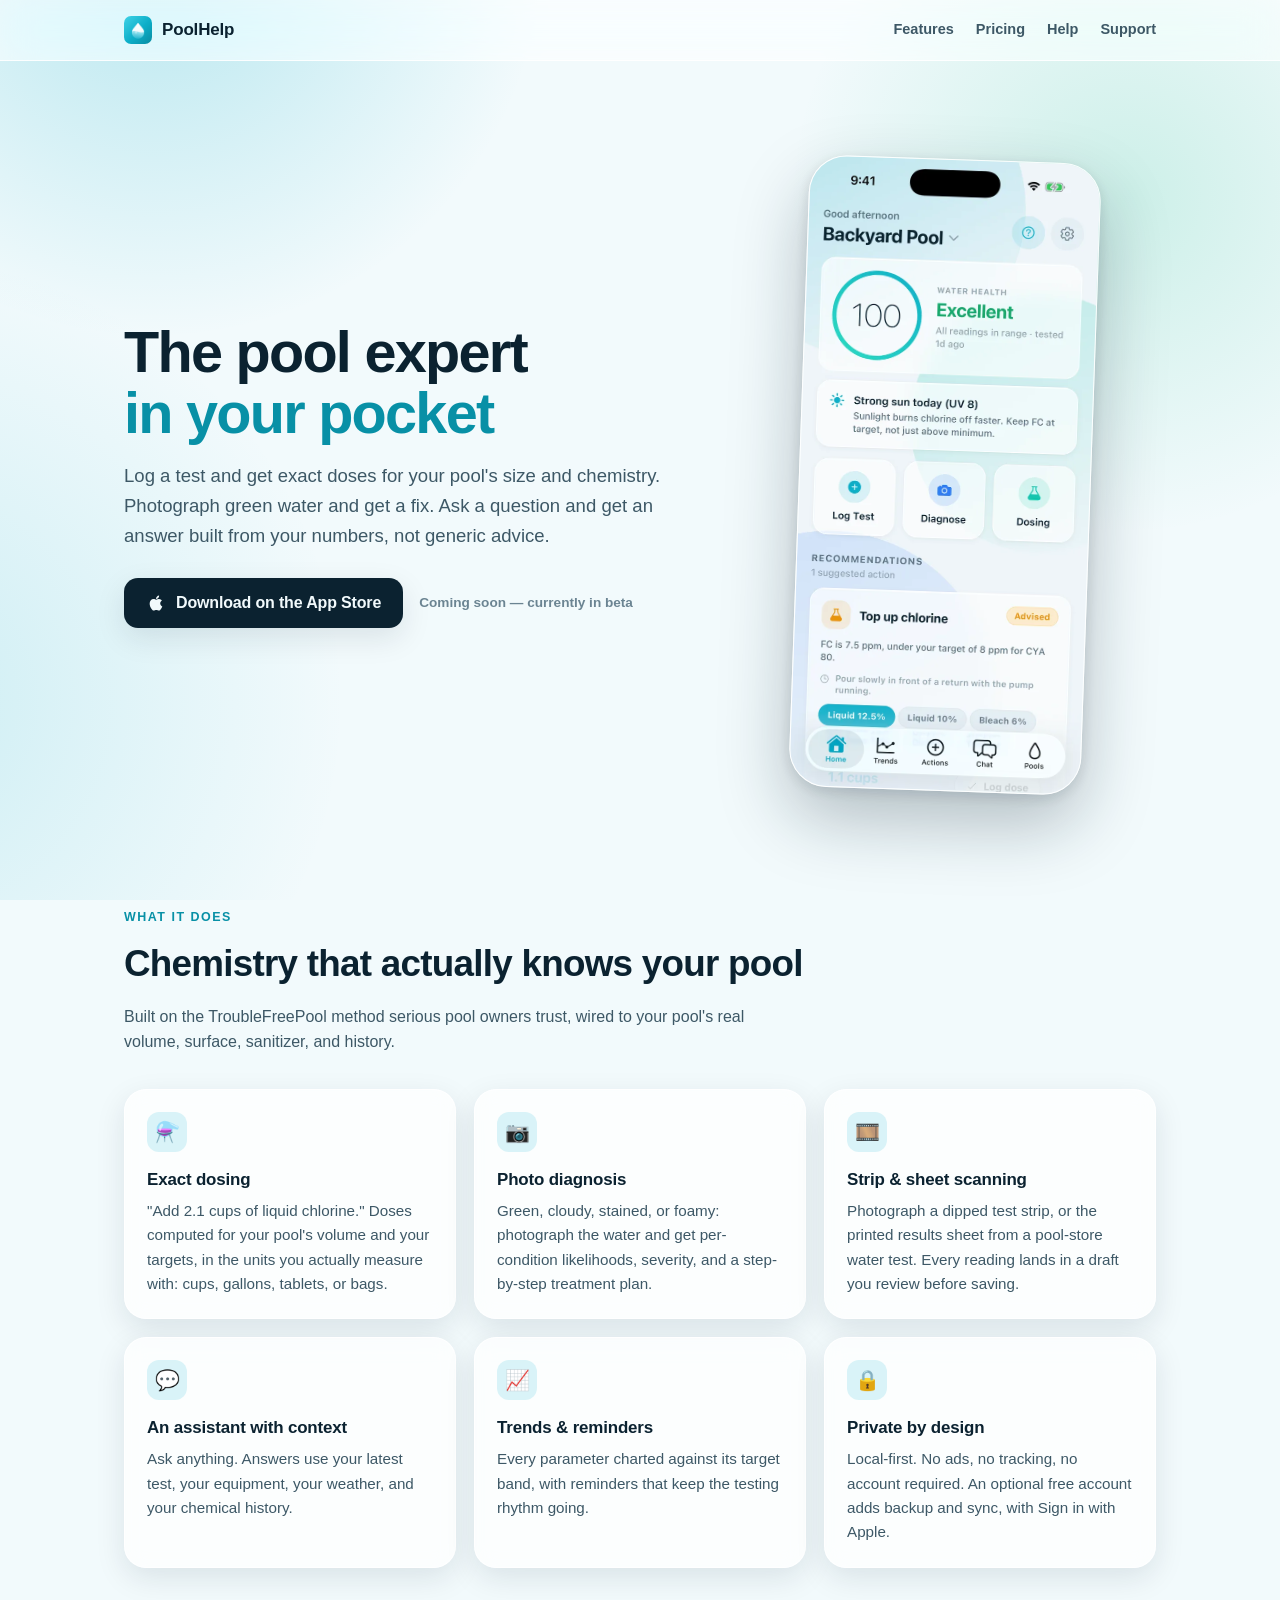
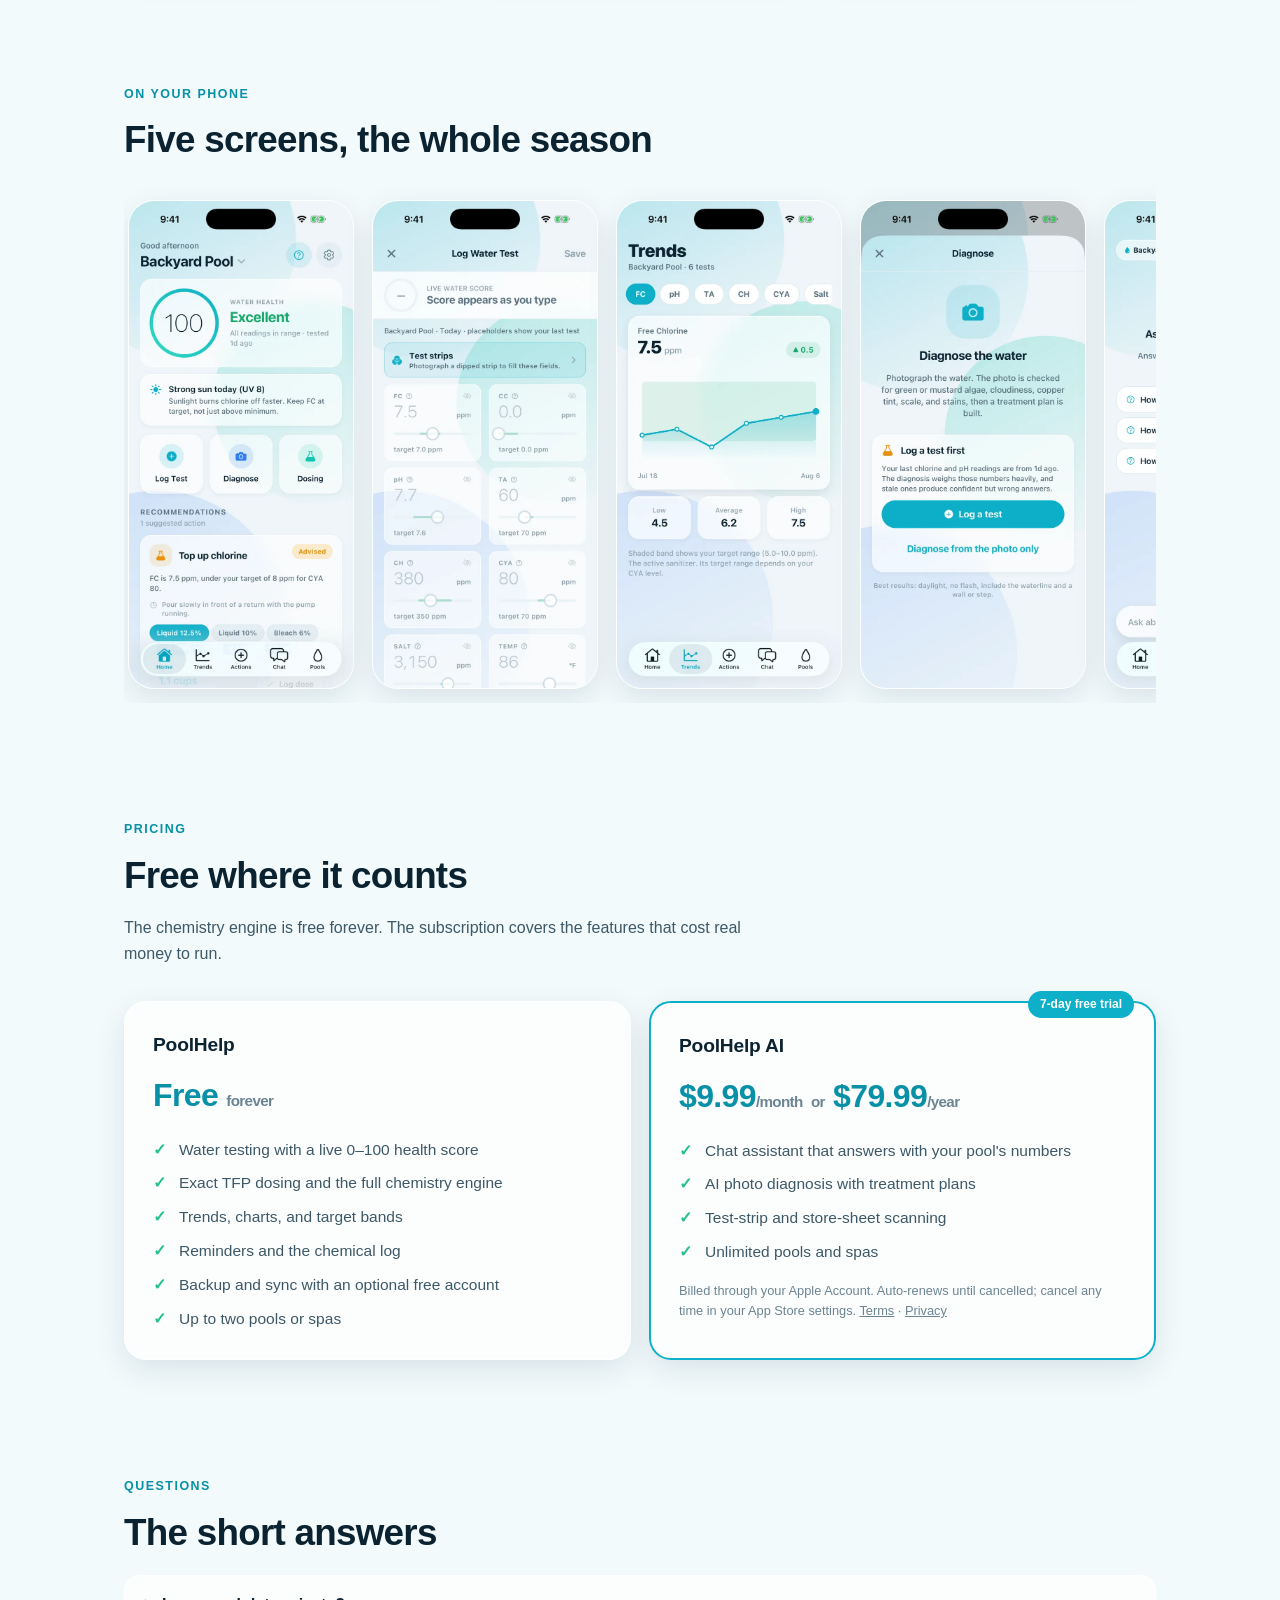
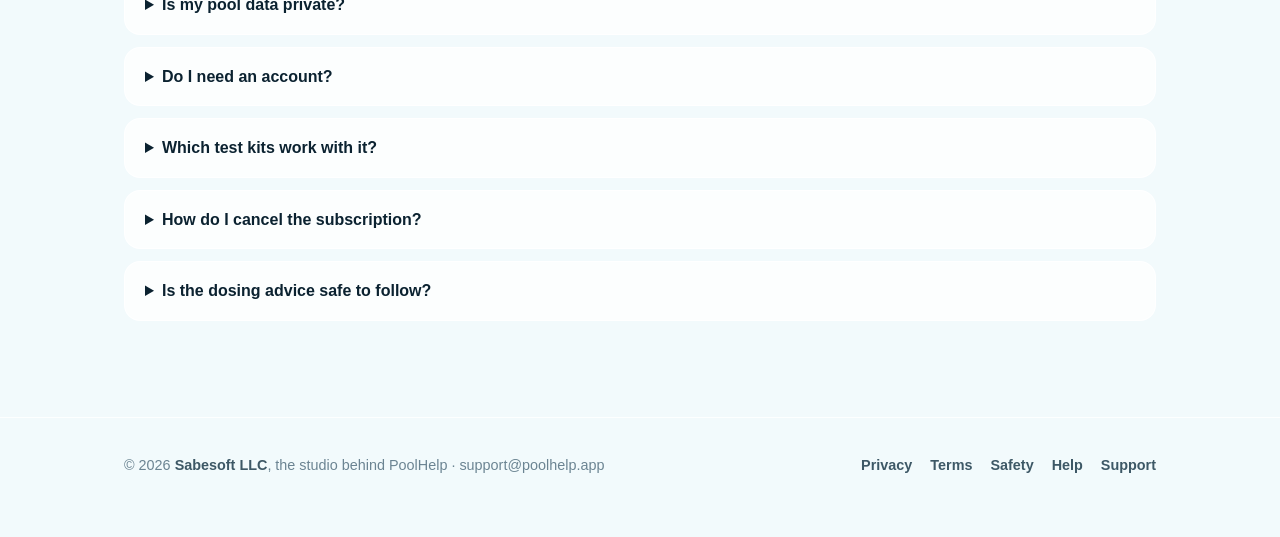
<file: index.html>
<!DOCTYPE html>
<html lang="en">
<head>
<meta charset="utf-8">
<meta name="viewport" content="width=device-width, initial-scale=1">
<title>PoolHelp — Pool care and chemistry that knows your pool</title>
<meta name="description" content="Log a water test, get exact chemical doses, photograph problems for an AI diagnosis, and ask an assistant that answers with your pool's real numbers. Free on iPhone.">
<link rel="stylesheet" href="/assets/style.css">
<link rel="icon" href="/assets/img/favicon.png">
<link rel="apple-touch-icon" href="/assets/img/apple-touch-icon.png">
<link rel="canonical" href="https://poolhelp.app/">
<meta property="og:title" content="PoolHelp — The pool expert in your pocket">
<meta property="og:description" content="Exact TFP dosing, AI photo diagnosis, and a chat assistant that knows your pool. Free on iPhone.">
<meta property="og:url" content="https://poolhelp.app/">
<meta property="og:type" content="website">
<meta property="og:image" content="https://poolhelp.app/assets/img/icon-512.png">
</head>
<body>
<div class="water" aria-hidden="true"></div>

<header class="site">
  <div class="wrap">
    <a class="brand" href="/"><img src="/assets/img/favicon.png" alt="" width="28" height="28">PoolHelp</a>
    <nav class="top" aria-label="Site">
      <a href="#features" class="hide-sm">Features</a>
      <a href="#pricing" class="hide-sm">Pricing</a>
      <a href="/help/">Help</a>
      <a href="/support/">Support</a>
    </nav>
  </div>
</header>

<main>
  <div class="wrap">
    <section class="hero">
      <div>
        <h1>The pool expert <em>in your pocket</em></h1>
        <p class="lede">Log a test and get exact doses for your pool's size and chemistry. Photograph green water and get a fix. Ask a question and get an answer built from your numbers, not generic advice.</p>
        <div class="cta-row">
          <a class="store-badge" href="https://apps.apple.com/app/id6795765011" rel="noopener">
            <svg viewBox="0 0 24 24" fill="currentColor" aria-hidden="true"><path d="M17.05 20.28c-.98.95-2.05.8-3.08.35-1.09-.46-2.09-.48-3.24 0-1.44.62-2.2.44-3.06-.35C2.79 15.25 3.51 7.59 9.05 7.31c1.35.07 2.29.74 3.08.8 1.18-.24 2.31-.93 3.57-.84 1.51.12 2.65.72 3.4 1.8-3.12 1.87-2.38 5.98.48 7.13-.57 1.5-1.31 2.99-2.53 4.08ZM12.03 7.25c-.15-2.23 1.66-4.07 3.74-4.25.29 2.58-2.34 4.5-3.74 4.25Z"/></svg>
            Download on the App Store
          </a>
          <span class="soon">Coming soon — currently in beta</span>
        </div>
      </div>
      <div class="phone">
        <img src="/assets/img/01-home-dashboard.webp" alt="PoolHelp home screen: a water health score of 100 with a weather advisory and dosing recommendation" width="640" height="1391" loading="eager">
      </div>
    </section>

    <section id="features">
      <span class="kicker">What it does</span>
      <h2 class="sec">Chemistry that actually knows your pool</h2>
      <p class="sec-sub">Built on the TroubleFreePool method serious pool owners trust, wired to your pool's real volume, surface, sanitizer, and history.</p>
      <div class="grid">
        <div class="tile"><div class="ico">⚗️</div><h3>Exact dosing</h3><p>"Add 2.1 cups of liquid chlorine." Doses computed for your pool's volume and your targets, in the units you actually measure with: cups, gallons, tablets, or bags.</p></div>
        <div class="tile"><div class="ico">📷</div><h3>Photo diagnosis</h3><p>Green, cloudy, stained, or foamy: photograph the water and get per-condition likelihoods, severity, and a step-by-step treatment plan.</p></div>
        <div class="tile"><div class="ico">🎞️</div><h3>Strip &amp; sheet scanning</h3><p>Photograph a dipped test strip, or the printed results sheet from a pool-store water test. Every reading lands in a draft you review before saving.</p></div>
        <div class="tile"><div class="ico">💬</div><h3>An assistant with context</h3><p>Ask anything. Answers use your latest test, your equipment, your weather, and your chemical history.</p></div>
        <div class="tile"><div class="ico">📈</div><h3>Trends &amp; reminders</h3><p>Every parameter charted against its target band, with reminders that keep the testing rhythm going.</p></div>
        <div class="tile"><div class="ico">🔒</div><h3>Private by design</h3><p>Local-first. No ads, no tracking, no account required. An optional free account adds backup and sync, with Sign in with Apple.</p></div>
      </div>
    </section>

    <section>
      <span class="kicker">On your phone</span>
      <h2 class="sec">Five screens, the whole season</h2>
      <div class="shots">
        <img src="/assets/img/01-home-dashboard.webp" alt="Home dashboard with a 0 to 100 water health score" loading="lazy">
        <img src="/assets/img/02-log-water-test.webp" alt="Log Water Test screen with sliders and a live score" loading="lazy">
        <img src="/assets/img/03-trends.webp" alt="Trends chart of free chlorine against its target band" loading="lazy">
        <img src="/assets/img/04-photo-diagnosis.webp" alt="Photo diagnosis screen" loading="lazy">
        <img src="/assets/img/05-chat.webp" alt="Chat assistant with suggested questions" loading="lazy">
        <img src="/assets/img/06-paywall.webp" alt="PoolHelp AI subscription screen" loading="lazy">
      </div>
    </section>

    <section id="pricing">
      <span class="kicker">Pricing</span>
      <h2 class="sec">Free where it counts</h2>
      <p class="sec-sub">The chemistry engine is free forever. The subscription covers the features that cost real money to run.</p>
      <div class="plans">
        <div class="plan">
          <div class="name">PoolHelp</div>
          <div class="price">Free <small>forever</small></div>
          <ul>
            <li>Water testing with a live 0–100 health score</li>
            <li>Exact TFP dosing and the full chemistry engine</li>
            <li>Trends, charts, and target bands</li>
            <li>Reminders and the chemical log</li>
            <li>Backup and sync with an optional free account</li>
            <li>Up to two pools or spas</li>
          </ul>
        </div>
        <div class="plan ai">
          <span class="badge-best">7-day free trial</span>
          <div class="name">PoolHelp AI</div>
          <div class="price">$9.99<small>/month</small> <small>or</small> $79.99<small>/year</small></div>
          <ul>
            <li>Chat assistant that answers with your pool's numbers</li>
            <li>AI photo diagnosis with treatment plans</li>
            <li>Test-strip and store-sheet scanning</li>
            <li>Unlimited pools and spas</li>
          </ul>
          <p class="fineprint">Billed through your Apple Account. Auto-renews until cancelled; cancel any time in your App Store settings. <a href="/terms/">Terms</a> · <a href="/privacy/">Privacy</a></p>
        </div>
      </div>
    </section>

    <section id="faq">
      <span class="kicker">Questions</span>
      <h2 class="sec">The short answers</h2>
      <details>
        <summary>Is my pool data private?</summary>
        <p>Yes. Everything lives on your device unless you create an optional account for backup. No ads, no tracking, no analytics profiles. AI requests send only the content needed to answer them, and it is not stored. Details in the <a href="/privacy/">privacy policy</a>.</p>
      </details>
      <details>
        <summary>Do I need an account?</summary>
        <p>No. The app is fully functional without one. An optional free account (email, or Sign in with Apple) backs up your pools and syncs them across devices.</p>
      </details>
      <details>
        <summary>Which test kits work with it?</summary>
        <p>Any of them. Enter readings from drop kits or strips by hand, photograph a dipped strip, or photograph the printed results sheet from a pool-store water test.</p>
      </details>
      <details>
        <summary>How do I cancel the subscription?</summary>
        <p>In your iPhone's Settings, tap your name, then Subscriptions, then PoolHelp AI. Cancelling stops future charges and nothing about your pool data changes.</p>
      </details>
      <details>
        <summary>Is the dosing advice safe to follow?</summary>
        <p>PoolHelp encodes widely used, established pool-care practice, and every dose is shown with what it will do before you add anything. It is a tool, not a professional service: confirm readings with a physical kit and follow the directions on your chemical products. Read the <a href="/safety/">safety notes</a>.</p>
      </details>
    </section>
  </div>
</main>

<footer class="site">
  <div class="wrap">
    <span>© 2026 <a href="https://sabesoft.co" rel="noopener">Sabesoft LLC</a>, the studio behind PoolHelp · support@poolhelp.app</span>
    <nav aria-label="Legal">
      <a href="/privacy/">Privacy</a>
      <a href="/terms/">Terms</a>
      <a href="/safety/">Safety</a>
      <a href="/help/">Help</a>
      <a href="/support/">Support</a>
    </nav>
  </div>
</footer>
</body>
</html>
</file>
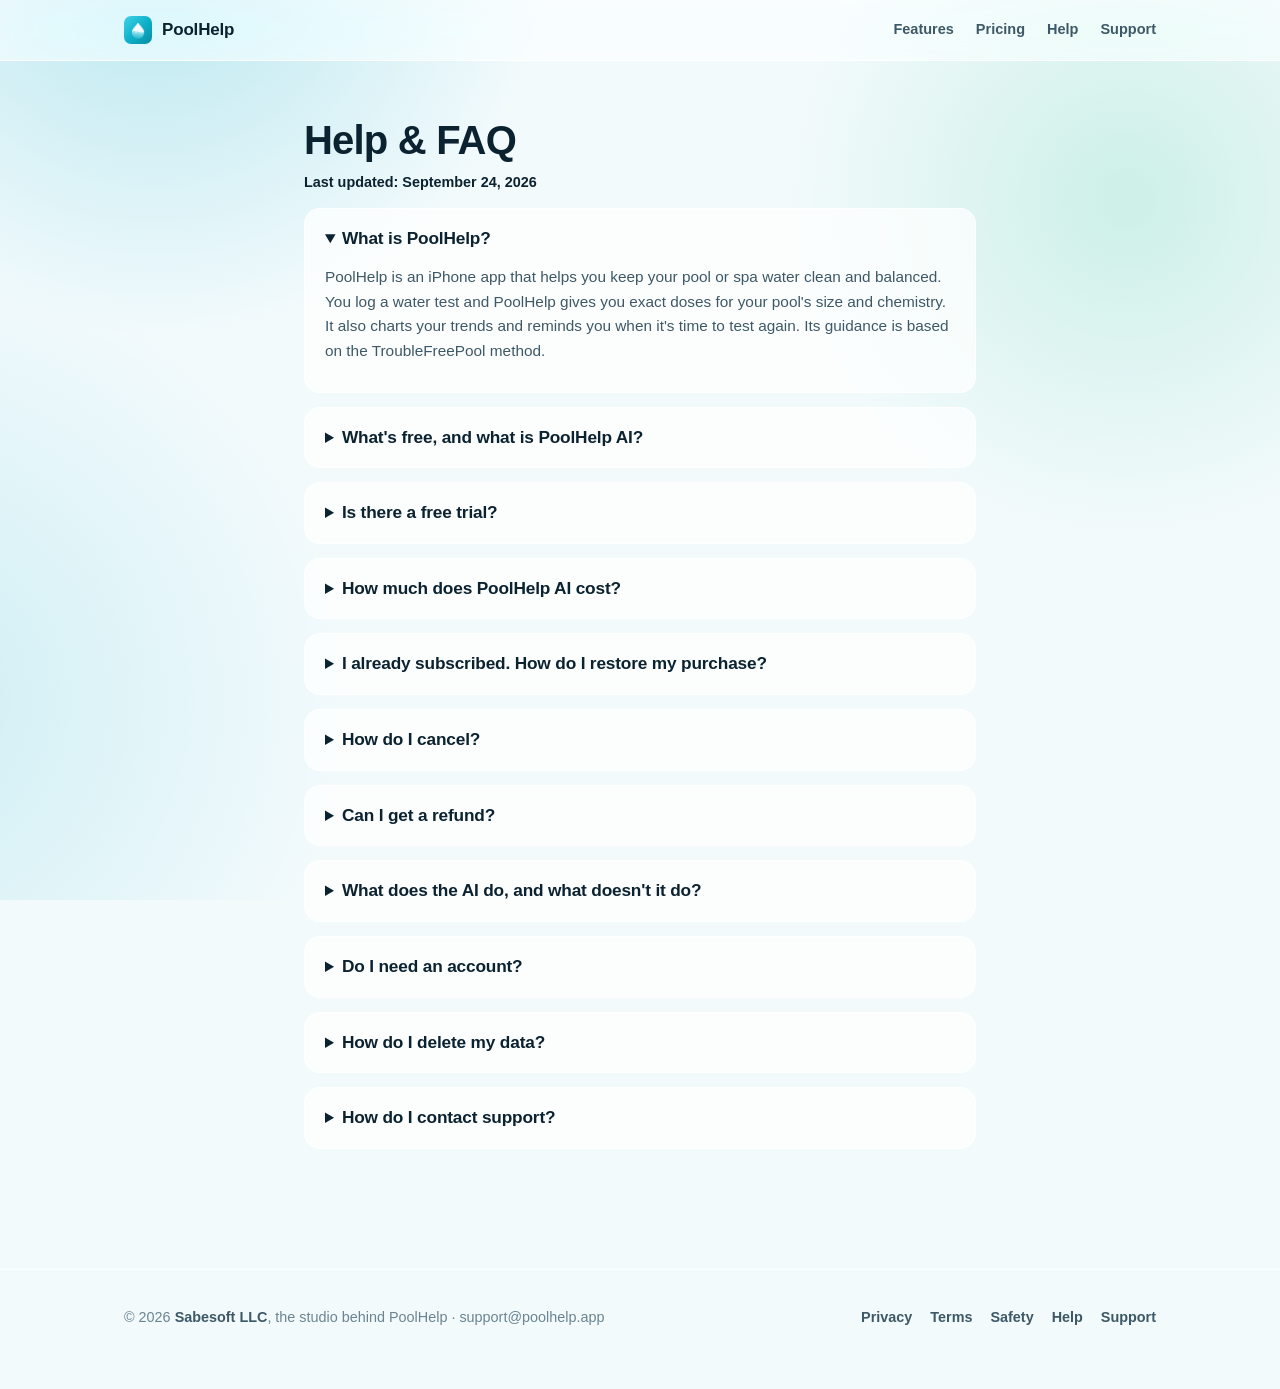
<file: help/index.html>
<!DOCTYPE html>
<html lang="en">
<head>
<meta charset="utf-8">
<meta name="viewport" content="width=device-width, initial-scale=1">
<title>Help &amp; FAQ — PoolHelp</title>
<meta name="description" content="Answers to common PoolHelp questions: what is free, PoolHelp AI pricing and the free trial, restoring or cancelling a subscription, refunds, accounts and sync, and deleting your data.">
<link rel="stylesheet" href="/assets/style.css">
<link rel="icon" href="/assets/img/favicon.png">
<link rel="apple-touch-icon" href="/assets/img/apple-touch-icon.png">
<link rel="canonical" href="https://poolhelp.app/help/">
<style>
  /* Each question is a <details> whose summary carries the H2. */
  article.doc details { margin-top: 14px; }
  article.doc details summary h2 { display: inline; font-size: 1.08rem; margin: 0; }
  article.doc details ol { margin: 0.8em 0; }
</style>
</head>
<body>
<div class="water" aria-hidden="true"></div>
<header class="site">
  <div class="wrap">
    <a class="brand" href="/"><img src="/assets/img/favicon.png" alt="" width="28" height="28">PoolHelp</a>
    <nav class="top" aria-label="Site">
      <a href="/#features" class="hide-sm">Features</a>
      <a href="/#pricing" class="hide-sm">Pricing</a>
      <a href="/help/">Help</a>
      <a href="/support/">Support</a>
    </nav>
  </div>
</header>
<main><article class="doc">
<h1>Help &amp; FAQ</h1>
<p class="updated"><strong>Last updated: September 24, 2026</strong></p>
<details open>
<summary><h2>What is PoolHelp?</h2></summary>
<p>PoolHelp is an iPhone app that helps you keep your pool or spa water clean and balanced. You log a water test and PoolHelp gives you exact doses for your pool's size and chemistry. It also charts your trends and reminds you when it's time to test again. Its guidance is based on the TroubleFreePool method.</p>
</details>
<details>
<summary><h2>What's free, and what is PoolHelp AI?</h2></summary>
<p><strong>Free, with no account needed:</strong></p>
<ul>
<li>Water testing with a live health score</li>
<li>Exact dosing and the full chemistry engine</li>
<li>Trends, charts and target ranges</li>
<li>Reminders and a chemical log</li>
<li>Backup and sync with an optional free account</li>
<li>Up to <strong>two</strong> pools or spas</li>
</ul>
<p><strong>PoolHelp AI</strong> is an optional subscription. It adds:</p>
<ul>
<li>A chat assistant that answers questions using your pool's own numbers</li>
<li>Photo diagnosis for water that's green, cloudy, stained and so on, with a step-by-step plan</li>
<li>Test-strip scanning: photograph a dipped strip and the readings fill themselves in</li>
<li>Unlimited pools and spas</li>
</ul>
<p>If your subscription ends, you keep all of your data. Every pool you created keeps working. Only the AI features, and adding pools beyond two, lock again.</p>
</details>
<details>
<summary><h2>Is there a free trial?</h2></summary>
<p>New subscribers get a <strong>7-day free trial</strong>. If you cancel at least 24 hours before the trial ends, you won't be charged. Apple shows the exact trial terms on the purchase screen before you confirm. Trials are for new subscribers, and Apple decides who is eligible.</p>
</details>
<details>
<summary><h2>How much does PoolHelp AI cost?</h2></summary>
<p>PoolHelp AI is <strong>$9.99 a month</strong> or <strong>$79.99 a year</strong> (US prices). At launch PoolHelp AI is available in the US and Canada; in Canada the App Store shows the price in Canadian dollars before you buy. Payment is charged to your Apple Account. Your subscription renews automatically unless you cancel at least 24 hours before the end of the current period.</p>
</details>
<details>
<summary><h2>I already subscribed. How do I restore my purchase?</h2></summary>
<p>On a new iPhone, after reinstalling, or if PoolHelp AI shows as locked:</p>
<ol>
<li>Open PoolHelp and go to the <strong>Home</strong> tab.</li>
<li>Tap the <strong>gear icon</strong> (top right) to open <strong>Settings</strong>.</li>
<li>Under <strong>PoolHelp AI</strong>, tap <strong>Subscription</strong>.</li>
<li>Tap <strong>"Already subscribed? Restore purchase"</strong> at the bottom.</li>
</ol>
<p>Make sure you're signed in to the App Store with the <strong>same Apple Account</strong> you used to subscribe. If restoring doesn't find a subscription, the app says "No previous subscription found for this Apple Account." If you see that message and think it's wrong, email us (see below).</p>
</details>
<details>
<summary><h2>How do I cancel?</h2></summary>
<p>Apple manages subscriptions, so you cancel them in your iPhone's settings:</p>
<p><strong>iPhone Settings → [your name] → Subscriptions → PoolHelp AI → Cancel Subscription</strong></p>
<p>Cancelling stops future charges. You keep PoolHelp AI until the end of the period you've already paid for. Your pool data doesn't change.</p>
<p>Deleting the app or your PoolHelp account does <strong>not</strong> cancel your subscription. Only Apple can stop the billing.</p>
</details>
<details>
<summary><h2>Can I get a refund?</h2></summary>
<p>Payments go through Apple, so Apple handles all refunds. You can request one at <strong><a href="https://reportaproblem.apple.com" rel="noopener">reportaproblem.apple.com</a></strong>. We can't issue refunds ourselves.</p>
</details>
<details>
<summary><h2>What does the AI do, and what doesn't it do?</h2></summary>
<p><strong>It does:</strong></p>
<ul>
<li>Answer pool-care questions using your pool's volume, recent readings, chemical history and (if the pool has a location) the weather</li>
<li>Look at a photo of your water and suggest likely problems and a treatment plan</li>
<li>Read a photographed test strip into a draft that you check before saving</li>
</ul>
<p><strong>It doesn't:</strong></p>
<ul>
<li>Replace a physical test kit, the label on your chemicals, or a licensed professional. PoolHelp is <strong>a tool, not a professional service</strong>.</li>
<li>Always get things right. <strong>AI and app suggestions can be wrong.</strong></li>
</ul>
<p>Please verify before you dose:</p>
<ul>
<li>Confirm your readings with a physical test kit. Don't dose based on a single app estimate.</li>
<li>Read and follow the label on every chemical product. <strong>The label always wins over the app.</strong></li>
<li>Add chemicals in reasonable amounts, retest, and adjust gradually.</li>
<li><strong>Never mix chemicals together</strong>, and always add acid to water, never water to acid.</li>
</ul>
<p>Call a licensed professional for electrical work, gas heaters, structural problems, plumbing and leaks, or anything that seems unsafe.</p>
<p><strong>In an emergency</strong> (a medical emergency, chemical exposure, or any immediate danger), contact your local emergency services or poison control right away. Don't wait on the app.</p>
<p>Full details: <a href="/safety/">Safety &amp; Disclaimer</a>.</p>
</details>
<details>
<summary><h2>Do I need an account?</h2></summary>
<p>No. PoolHelp works fully without one, and your data stays on your iPhone.</p>
<p>You can create an optional free account with <strong>email and password</strong> or <strong>Sign in with Apple</strong> to back up your data and sync it across devices. Go to <strong>Settings → Account &amp; sync</strong>. While you're signed in, your pools, water tests, chemical log and reminders sync. <strong>Chat and diagnosis history never sync.</strong> They stay on your device.</p>
<p>Signing out stops syncing and keeps your data on your iPhone.</p>
</details>
<details>
<summary><h2>How do I delete my data?</h2></summary>
<p><strong>What's where:</strong></p>
<ul>
<li><strong>On your iPhone:</strong> everything (pools, tests, chemical log, reminders, chat and diagnosis history, settings).</li>
<li><strong>On our servers:</strong> only if you created an account, and only your pools, tests, chemical log and reminders.</li>
</ul>
<p><strong>Delete the data on your iPhone:</strong> Settings → <strong>Data</strong> → <strong>Reset all data</strong>, then tap again to confirm. This deletes all pools, tests and logs on the device. If you're signed in, it also removes your synced data from our servers and your other signed-in devices.</p>
<p><strong>Delete your account:</strong> Settings → <strong>Account &amp; sync</strong> → <strong>Delete account</strong> → <strong>Delete forever</strong>. You'll confirm with your password, or with Apple if you used Sign in with Apple. This permanently removes your account and everything synced to it from our servers. Data on this iPhone stays until you use Reset all data or delete the app.</p>
<p>Uninstalling the app deletes the data on your iPhone, but it does <strong>not</strong> delete synced data. You can also email us and we'll remove your account for you.</p>
</details>
<details>
<summary><h2>How do I contact support?</h2></summary>
<p>Email <strong><a href="mailto:support@poolhelp.app">support@poolhelp.app</a></strong>. For a bug, it helps to include your iPhone model, iOS version, the app version (Settings → About → Version), what you did, and a screenshot.</p>
</details>
</article></main>
<footer class="site">
  <div class="wrap">
    <span>© 2026 <a href="https://sabesoft.co" rel="noopener">Sabesoft LLC</a>, the studio behind PoolHelp · support@poolhelp.app</span>
    <nav aria-label="Legal">
      <a href="/privacy/">Privacy</a>
      <a href="/terms/">Terms</a>
      <a href="/safety/">Safety</a>
      <a href="/help/">Help</a>
      <a href="/support/">Support</a>
    </nav>
  </div>
</footer>
</body>
</html>
</file>
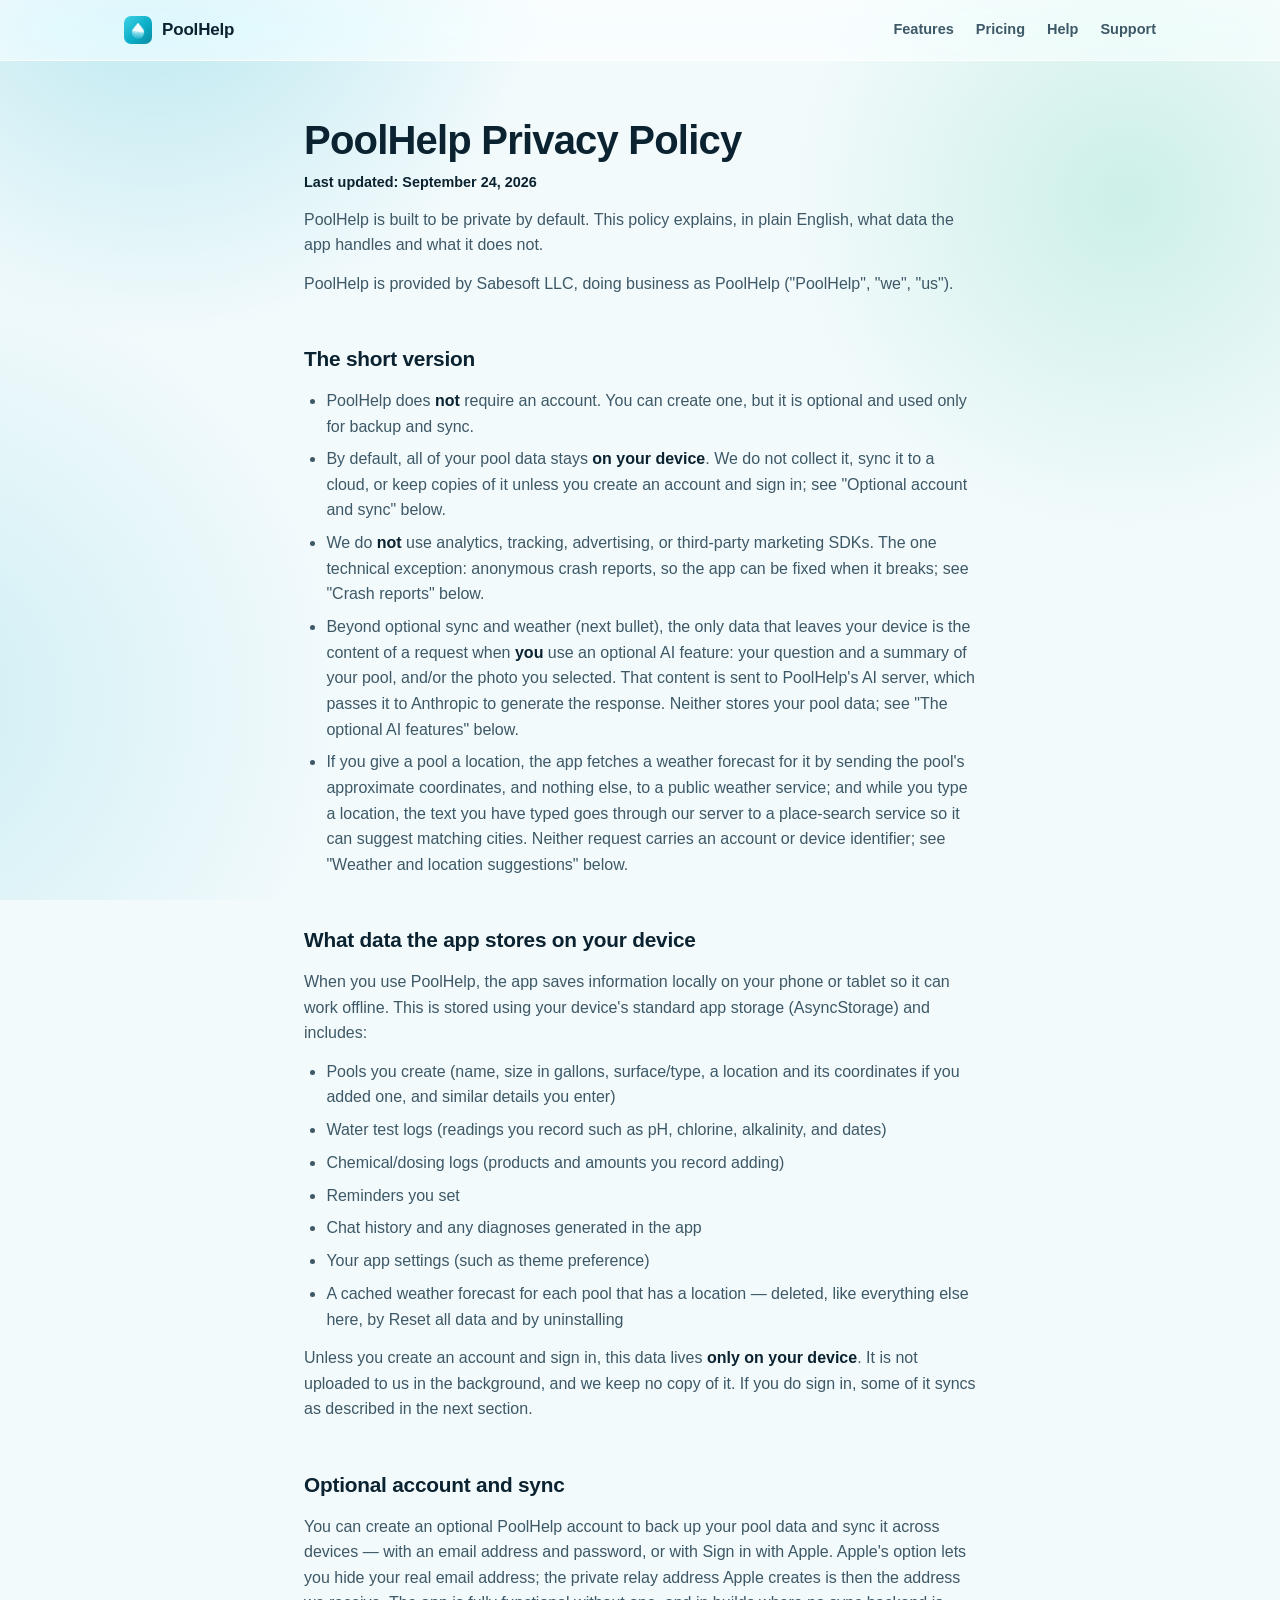
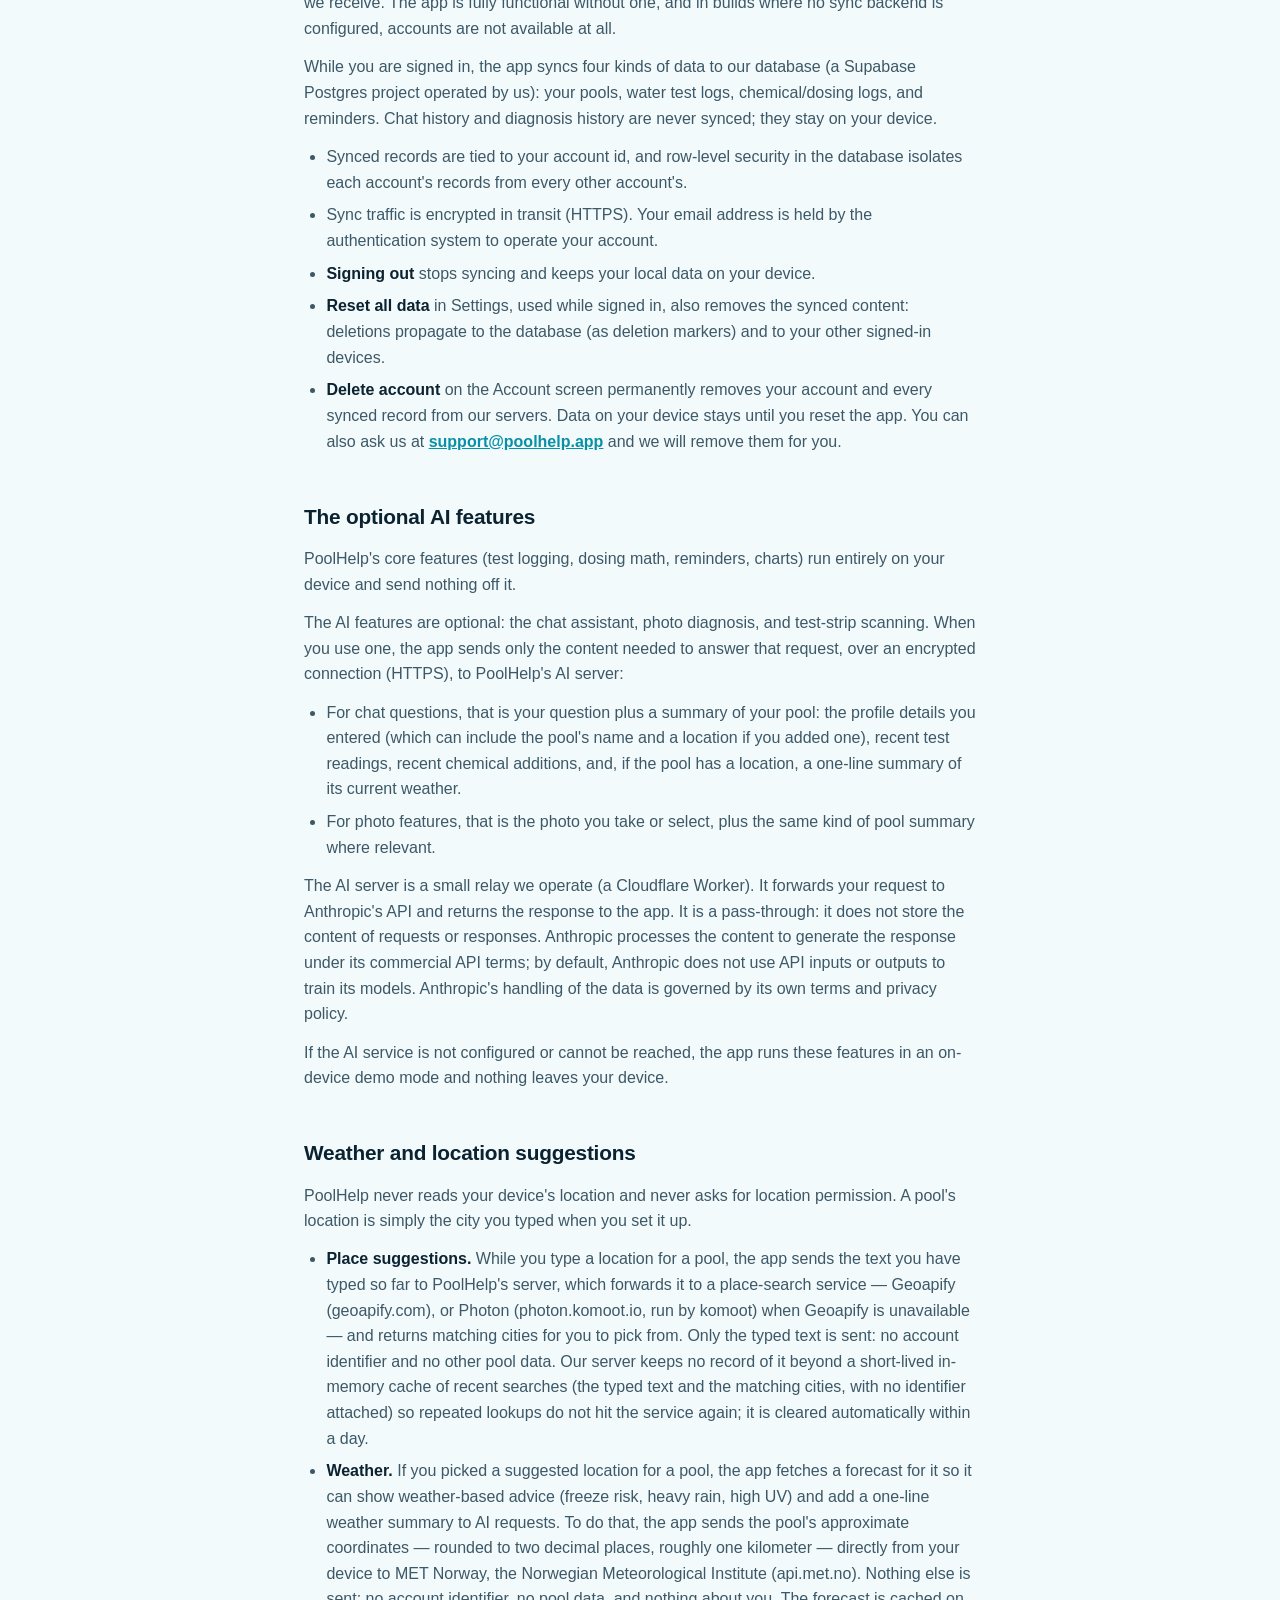
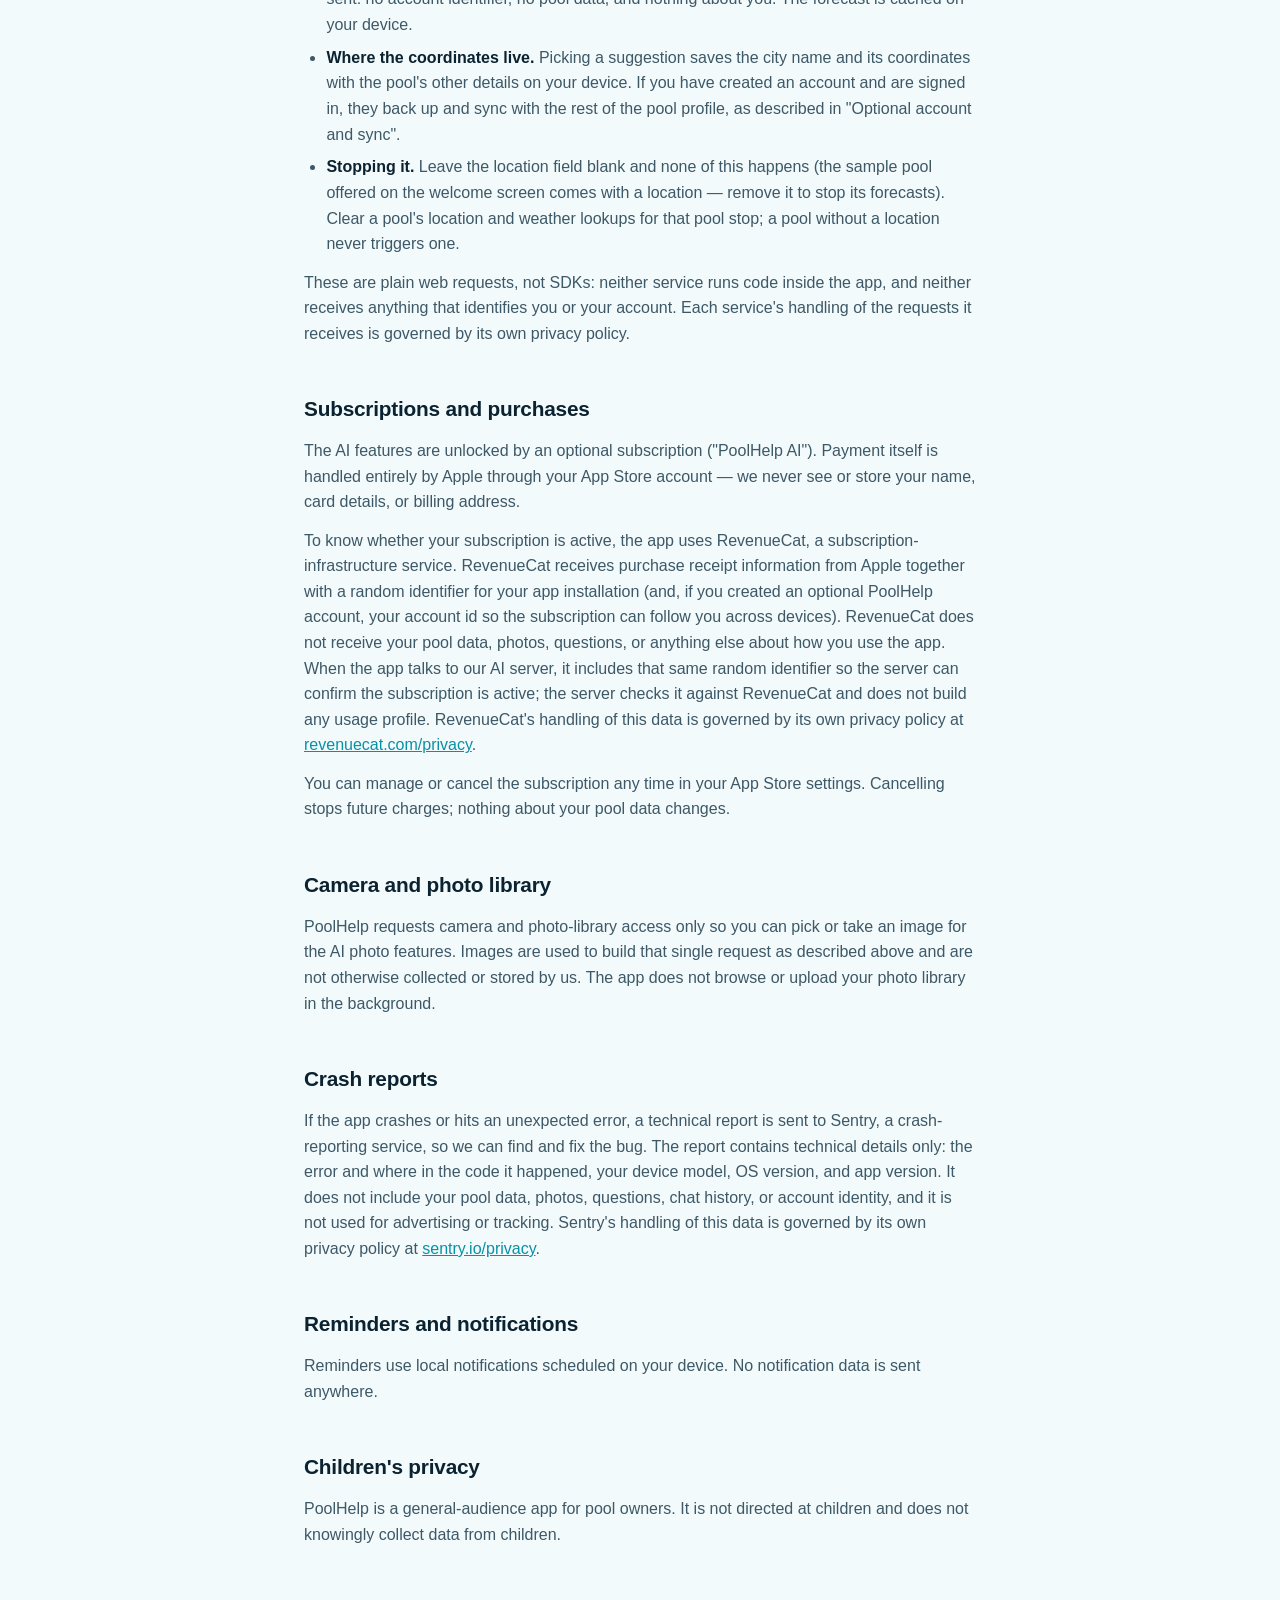
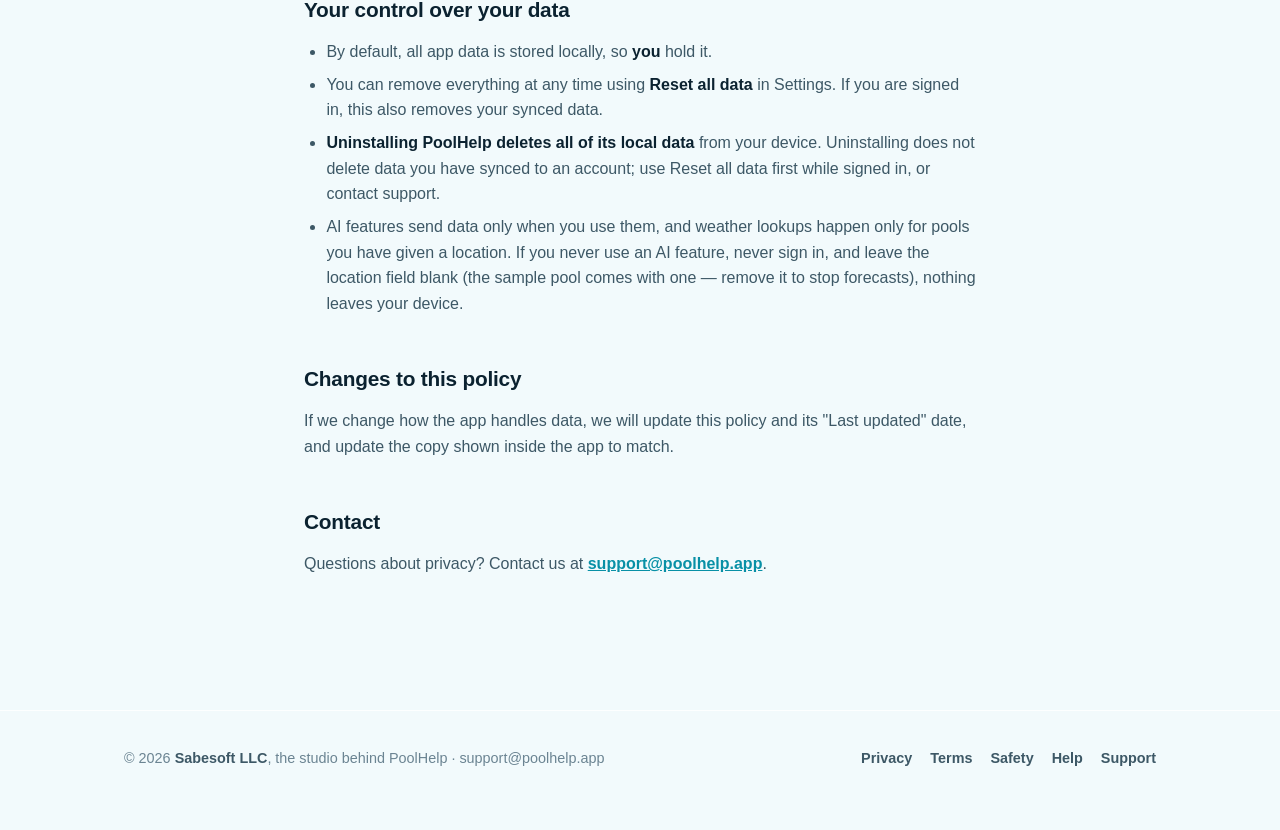
<file: privacy/index.html>
<!DOCTYPE html>
<html lang="en">
<head>
<meta charset="utf-8">
<meta name="viewport" content="width=device-width, initial-scale=1">
<title>Privacy Policy — PoolHelp</title>
<meta name="description" content="PoolHelp Privacy Policy.">
<link rel="stylesheet" href="/assets/style.css">
<link rel="icon" href="/assets/img/favicon.png">
<link rel="apple-touch-icon" href="/assets/img/apple-touch-icon.png">
<link rel="canonical" href="https://poolhelp.app/privacy/">
<meta name="robots" content="index,follow">
</head>
<body>
<div class="water" aria-hidden="true"></div>
<header class="site">
  <div class="wrap">
    <a class="brand" href="/"><img src="/assets/img/favicon.png" alt="" width="28" height="28">PoolHelp</a>
    <nav class="top" aria-label="Site">
      <a href="/#features" class="hide-sm">Features</a>
      <a href="/#pricing" class="hide-sm">Pricing</a>
      <a href="/help/">Help</a>
      <a href="/support/">Support</a>
    </nav>
  </div>
</header>
<main><article class="doc">
<h1>PoolHelp Privacy Policy</h1>
<p class="updated"><strong>Last updated: September 24, 2026</strong></p>
<p>PoolHelp is built to be private by default. This policy explains, in plain English, what data the app handles and what it does not.</p>
<p>PoolHelp is provided by Sabesoft LLC, doing business as PoolHelp ("PoolHelp", "we", "us").</p>
<h2>The short version</h2>
<ul>
<li>PoolHelp does <strong>not</strong> require an account. You can create one, but it is optional and used only for backup and sync.</li>
<li>By default, all of your pool data stays <strong>on your device</strong>. We do not collect it, sync it to a cloud, or keep copies of it unless you create an account and sign in; see "Optional account and sync" below.</li>
<li>We do <strong>not</strong> use analytics, tracking, advertising, or third-party marketing SDKs. The one technical exception: anonymous crash reports, so the app can be fixed when it breaks; see "Crash reports" below.</li>
<li>Beyond optional sync and weather (next bullet), the only data that leaves your device is the content of a request when <strong>you</strong> use an optional AI feature: your question and a summary of your pool, and/or the photo you selected. That content is sent to PoolHelp's AI server, which passes it to Anthropic to generate the response. Neither stores your pool data; see "The optional AI features" below.</li>
<li>If you give a pool a location, the app fetches a weather forecast for it by sending the pool's approximate coordinates, and nothing else, to a public weather service; and while you type a location, the text you have typed goes through our server to a place-search service so it can suggest matching cities. Neither request carries an account or device identifier; see "Weather and location suggestions" below.</li>
</ul>
<h2>What data the app stores on your device</h2>
<p>When you use PoolHelp, the app saves information locally on your phone or tablet so it can work offline. This is stored using your device's standard app storage (AsyncStorage) and includes:</p>
<ul>
<li>Pools you create (name, size in gallons, surface/type, a location and its coordinates if you added one, and similar details you enter)</li>
<li>Water test logs (readings you record such as pH, chlorine, alkalinity, and dates)</li>
<li>Chemical/dosing logs (products and amounts you record adding)</li>
<li>Reminders you set</li>
<li>Chat history and any diagnoses generated in the app</li>
<li>Your app settings (such as theme preference)</li>
<li>A cached weather forecast for each pool that has a location — deleted, like everything else here, by Reset all data and by uninstalling</li>
</ul>
<p>Unless you create an account and sign in, this data lives <strong>only on your device</strong>. It is not uploaded to us in the background, and we keep no copy of it. If you do sign in, some of it syncs as described in the next section.</p>
<h2>Optional account and sync</h2>
<p>You can create an optional PoolHelp account to back up your pool data and sync it across devices — with an email address and password, or with Sign in with Apple. Apple's option lets you hide your real email address; the private relay address Apple creates is then the address we receive. The app is fully functional without one, and in builds where no sync backend is configured, accounts are not available at all.</p>
<p>While you are signed in, the app syncs four kinds of data to our database (a Supabase Postgres project operated by us): your pools, water test logs, chemical/dosing logs, and reminders. Chat history and diagnosis history are never synced; they stay on your device.</p>
<ul>
<li>Synced records are tied to your account id, and row-level security in the database isolates each account's records from every other account's.</li>
<li>Sync traffic is encrypted in transit (HTTPS). Your email address is held by the authentication system to operate your account.</li>
<li><strong>Signing out</strong> stops syncing and keeps your local data on your device.</li>
<li><strong>Reset all data</strong> in Settings, used while signed in, also removes the synced content: deletions propagate to the database (as deletion markers) and to your other signed-in devices.</li>
<li><strong>Delete account</strong> on the Account screen permanently removes your account and every synced record from our servers. Data on your device stays until you reset the app. You can also ask us at <strong><a href="mailto:support@poolhelp.app">support@poolhelp.app</a></strong> and we will remove them for you.</li>
</ul>
<h2>The optional AI features</h2>
<p>PoolHelp's core features (test logging, dosing math, reminders, charts) run entirely on your device and send nothing off it.</p>
<p>The AI features are optional: the chat assistant, photo diagnosis, and test-strip scanning. When you use one, the app sends only the content needed to answer that request, over an encrypted connection (HTTPS), to PoolHelp's AI server:</p>
<ul>
<li>For chat questions, that is your question plus a summary of your pool: the profile details you entered (which can include the pool's name and a location if you added one), recent test readings, recent chemical additions, and, if the pool has a location, a one-line summary of its current weather.</li>
<li>For photo features, that is the photo you take or select, plus the same kind of pool summary where relevant.</li>
</ul>
<p>The AI server is a small relay we operate (a Cloudflare Worker). It forwards your request to Anthropic's API and returns the response to the app. It is a pass-through: it does not store the content of requests or responses. Anthropic processes the content to generate the response under its commercial API terms; by default, Anthropic does not use API inputs or outputs to train its models. Anthropic's handling of the data is governed by its own terms and privacy policy.</p>
<p>If the AI service is not configured or cannot be reached, the app runs these features in an on-device demo mode and nothing leaves your device.</p>
<h2>Weather and location suggestions</h2>
<p>PoolHelp never reads your device's location and never asks for location permission. A pool's location is simply the city you typed when you set it up.</p>
<ul>
<li><strong>Place suggestions.</strong> While you type a location for a pool, the app sends the text you have typed so far to PoolHelp's server, which forwards it to a place-search service — Geoapify (geoapify.com), or Photon (photon.komoot.io, run by komoot) when Geoapify is unavailable — and returns matching cities for you to pick from. Only the typed text is sent: no account identifier and no other pool data. Our server keeps no record of it beyond a short-lived in-memory cache of recent searches (the typed text and the matching cities, with no identifier attached) so repeated lookups do not hit the service again; it is cleared automatically within a day.</li>
<li><strong>Weather.</strong> If you picked a suggested location for a pool, the app fetches a forecast for it so it can show weather-based advice (freeze risk, heavy rain, high UV) and add a one-line weather summary to AI requests. To do that, the app sends the pool's approximate coordinates — rounded to two decimal places, roughly one kilometer — directly from your device to MET Norway, the Norwegian Meteorological Institute (api.met.no). Nothing else is sent: no account identifier, no pool data, and nothing about you. The forecast is cached on your device.</li>
<li><strong>Where the coordinates live.</strong> Picking a suggestion saves the city name and its coordinates with the pool's other details on your device. If you have created an account and are signed in, they back up and sync with the rest of the pool profile, as described in "Optional account and sync".</li>
<li><strong>Stopping it.</strong> Leave the location field blank and none of this happens (the sample pool offered on the welcome screen comes with a location — remove it to stop its forecasts). Clear a pool's location and weather lookups for that pool stop; a pool without a location never triggers one.</li>
</ul>
<p>These are plain web requests, not SDKs: neither service runs code inside the app, and neither receives anything that identifies you or your account. Each service's handling of the requests it receives is governed by its own privacy policy.</p>
<h2>Subscriptions and purchases</h2>
<p>The AI features are unlocked by an optional subscription ("PoolHelp AI"). Payment itself is handled entirely by Apple through your App Store account — we never see or store your name, card details, or billing address.</p>
<p>To know whether your subscription is active, the app uses RevenueCat, a subscription-infrastructure service. RevenueCat receives purchase receipt information from Apple together with a random identifier for your app installation (and, if you created an optional PoolHelp account, your account id so the subscription can follow you across devices). RevenueCat does not receive your pool data, photos, questions, or anything else about how you use the app. When the app talks to our AI server, it includes that same random identifier so the server can confirm the subscription is active; the server checks it against RevenueCat and does not build any usage profile. RevenueCat's handling of this data is governed by its own privacy policy at <a href="https://revenuecat.com/privacy" rel="noopener">revenuecat.com/privacy</a>.</p>
<p>You can manage or cancel the subscription any time in your App Store settings. Cancelling stops future charges; nothing about your pool data changes.</p>
<h2>Camera and photo library</h2>
<p>PoolHelp requests camera and photo-library access only so you can pick or take an image for the AI photo features. Images are used to build that single request as described above and are not otherwise collected or stored by us. The app does not browse or upload your photo library in the background.</p>
<h2>Crash reports</h2>
<p>If the app crashes or hits an unexpected error, a technical report is sent to Sentry, a crash-reporting service, so we can find and fix the bug. The report contains technical details only: the error and where in the code it happened, your device model, OS version, and app version. It does not include your pool data, photos, questions, chat history, or account identity, and it is not used for advertising or tracking. Sentry's handling of this data is governed by its own privacy policy at <a href="https://sentry.io/privacy" rel="noopener">sentry.io/privacy</a>.</p>
<h2>Reminders and notifications</h2>
<p>Reminders use local notifications scheduled on your device. No notification data is sent anywhere.</p>
<h2>Children's privacy</h2>
<p>PoolHelp is a general-audience app for pool owners. It is not directed at children and does not knowingly collect data from children.</p>
<h2>Your control over your data</h2>
<ul>
<li>By default, all app data is stored locally, so <strong>you</strong> hold it.</li>
<li>You can remove everything at any time using <strong>Reset all data</strong> in Settings. If you are signed in, this also removes your synced data.</li>
<li><strong>Uninstalling PoolHelp deletes all of its local data</strong> from your device. Uninstalling does not delete data you have synced to an account; use Reset all data first while signed in, or contact support.</li>
<li>AI features send data only when you use them, and weather lookups happen only for pools you have given a location. If you never use an AI feature, never sign in, and leave the location field blank (the sample pool comes with one — remove it to stop forecasts), nothing leaves your device.</li>
</ul>
<h2>Changes to this policy</h2>
<p>If we change how the app handles data, we will update this policy and its "Last updated" date, and update the copy shown inside the app to match.</p>
<h2>Contact</h2>
<p>Questions about privacy? Contact us at <strong><a href="mailto:support@poolhelp.app">support@poolhelp.app</a></strong>.</p>
</article></main>
<footer class="site">
  <div class="wrap">
    <span>© 2026 <a href="https://sabesoft.co" rel="noopener">Sabesoft LLC</a>, the studio behind PoolHelp · support@poolhelp.app</span>
    <nav aria-label="Legal">
      <a href="/privacy/">Privacy</a>
      <a href="/terms/">Terms</a>
      <a href="/safety/">Safety</a>
      <a href="/help/">Help</a>
      <a href="/support/">Support</a>
    </nav>
  </div>
</footer>
</body>
</html>
</file>
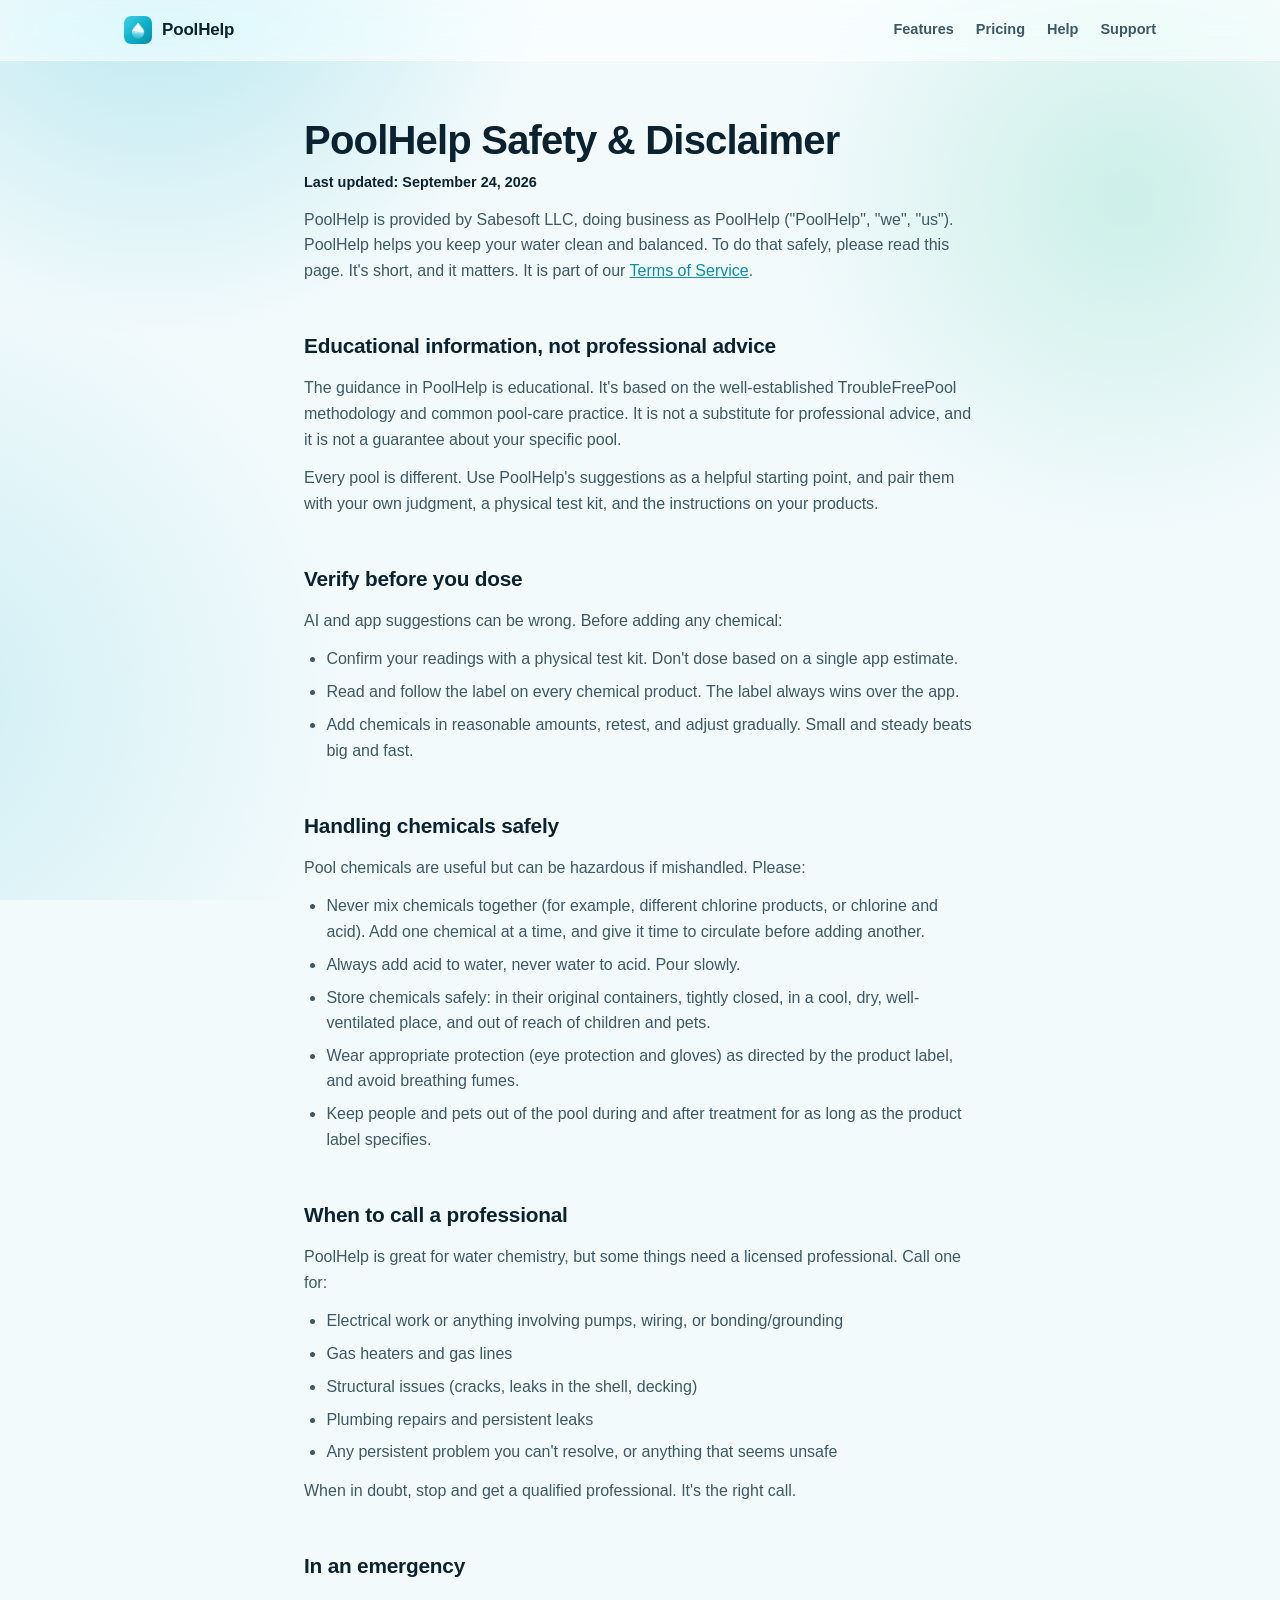
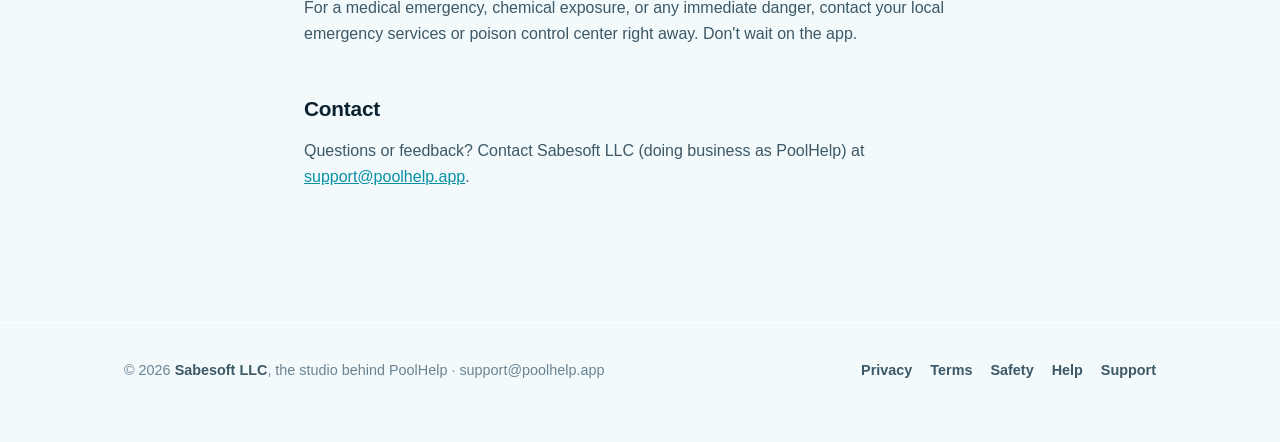
<file: safety/index.html>
<!DOCTYPE html>
<html lang="en">
<head>
<meta charset="utf-8">
<meta name="viewport" content="width=device-width, initial-scale=1">
<title>Safety & Disclaimer — PoolHelp</title>
<meta name="description" content="PoolHelp Safety & Disclaimer.">
<link rel="stylesheet" href="/assets/style.css">
<link rel="icon" href="/assets/img/favicon.png">
<link rel="apple-touch-icon" href="/assets/img/apple-touch-icon.png">
<link rel="canonical" href="https://poolhelp.app/safety/">
<meta name="robots" content="index,follow">
</head>
<body>
<div class="water" aria-hidden="true"></div>
<header class="site">
  <div class="wrap">
    <a class="brand" href="/"><img src="/assets/img/favicon.png" alt="" width="28" height="28">PoolHelp</a>
    <nav class="top" aria-label="Site">
      <a href="/#features" class="hide-sm">Features</a>
      <a href="/#pricing" class="hide-sm">Pricing</a>
      <a href="/help/">Help</a>
      <a href="/support/">Support</a>
    </nav>
  </div>
</header>
<main><article class="doc">
<h1>PoolHelp Safety &amp; Disclaimer</h1>
<p class="updated"><strong>Last updated: September 24, 2026</strong></p>
<p>PoolHelp is provided by Sabesoft LLC, doing business as PoolHelp ("PoolHelp", "we", "us"). PoolHelp helps you keep your water clean and balanced. To do that safely, please read this page. It's short, and it matters. It is part of our <a href="/terms/">Terms of Service</a>.</p>
<h2>Educational information, not professional advice</h2>
<p>The guidance in PoolHelp is educational. It's based on the well-established TroubleFreePool methodology and common pool-care practice. It is not a substitute for professional advice, and it is not a guarantee about your specific pool.</p>
<p>Every pool is different. Use PoolHelp's suggestions as a helpful starting point, and pair them with your own judgment, a physical test kit, and the instructions on your products.</p>
<h2>Verify before you dose</h2>
<p>AI and app suggestions can be wrong. Before adding any chemical:</p>
<ul>
<li>Confirm your readings with a physical test kit. Don't dose based on a single app estimate.</li>
<li>Read and follow the label on every chemical product. The label always wins over the app.</li>
<li>Add chemicals in reasonable amounts, retest, and adjust gradually. Small and steady beats big and fast.</li>
</ul>
<h2>Handling chemicals safely</h2>
<p>Pool chemicals are useful but can be hazardous if mishandled. Please:</p>
<ul>
<li>Never mix chemicals together (for example, different chlorine products, or chlorine and acid). Add one chemical at a time, and give it time to circulate before adding another.</li>
<li>Always add acid to water, never water to acid. Pour slowly.</li>
<li>Store chemicals safely: in their original containers, tightly closed, in a cool, dry, well-ventilated place, and out of reach of children and pets.</li>
<li>Wear appropriate protection (eye protection and gloves) as directed by the product label, and avoid breathing fumes.</li>
<li>Keep people and pets out of the pool during and after treatment for as long as the product label specifies.</li>
</ul>
<h2>When to call a professional</h2>
<p>PoolHelp is great for water chemistry, but some things need a licensed professional. Call one for:</p>
<ul>
<li>Electrical work or anything involving pumps, wiring, or bonding/grounding</li>
<li>Gas heaters and gas lines</li>
<li>Structural issues (cracks, leaks in the shell, decking)</li>
<li>Plumbing repairs and persistent leaks</li>
<li>Any persistent problem you can't resolve, or anything that seems unsafe</li>
</ul>
<p>When in doubt, stop and get a qualified professional. It's the right call.</p>
<h2>In an emergency</h2>
<p>For a medical emergency, chemical exposure, or any immediate danger, contact your local emergency services or poison control center right away. Don't wait on the app.</p>
<h2>Contact</h2>
<p>Questions or feedback? Contact Sabesoft LLC (doing business as PoolHelp) at <a href="mailto:support@poolhelp.app">support@poolhelp.app</a>.</p>
</article></main>
<footer class="site">
  <div class="wrap">
    <span>© 2026 <a href="https://sabesoft.co" rel="noopener">Sabesoft LLC</a>, the studio behind PoolHelp · support@poolhelp.app</span>
    <nav aria-label="Legal">
      <a href="/privacy/">Privacy</a>
      <a href="/terms/">Terms</a>
      <a href="/safety/">Safety</a>
      <a href="/help/">Help</a>
      <a href="/support/">Support</a>
    </nav>
  </div>
</footer>
</body>
</html>
</file>
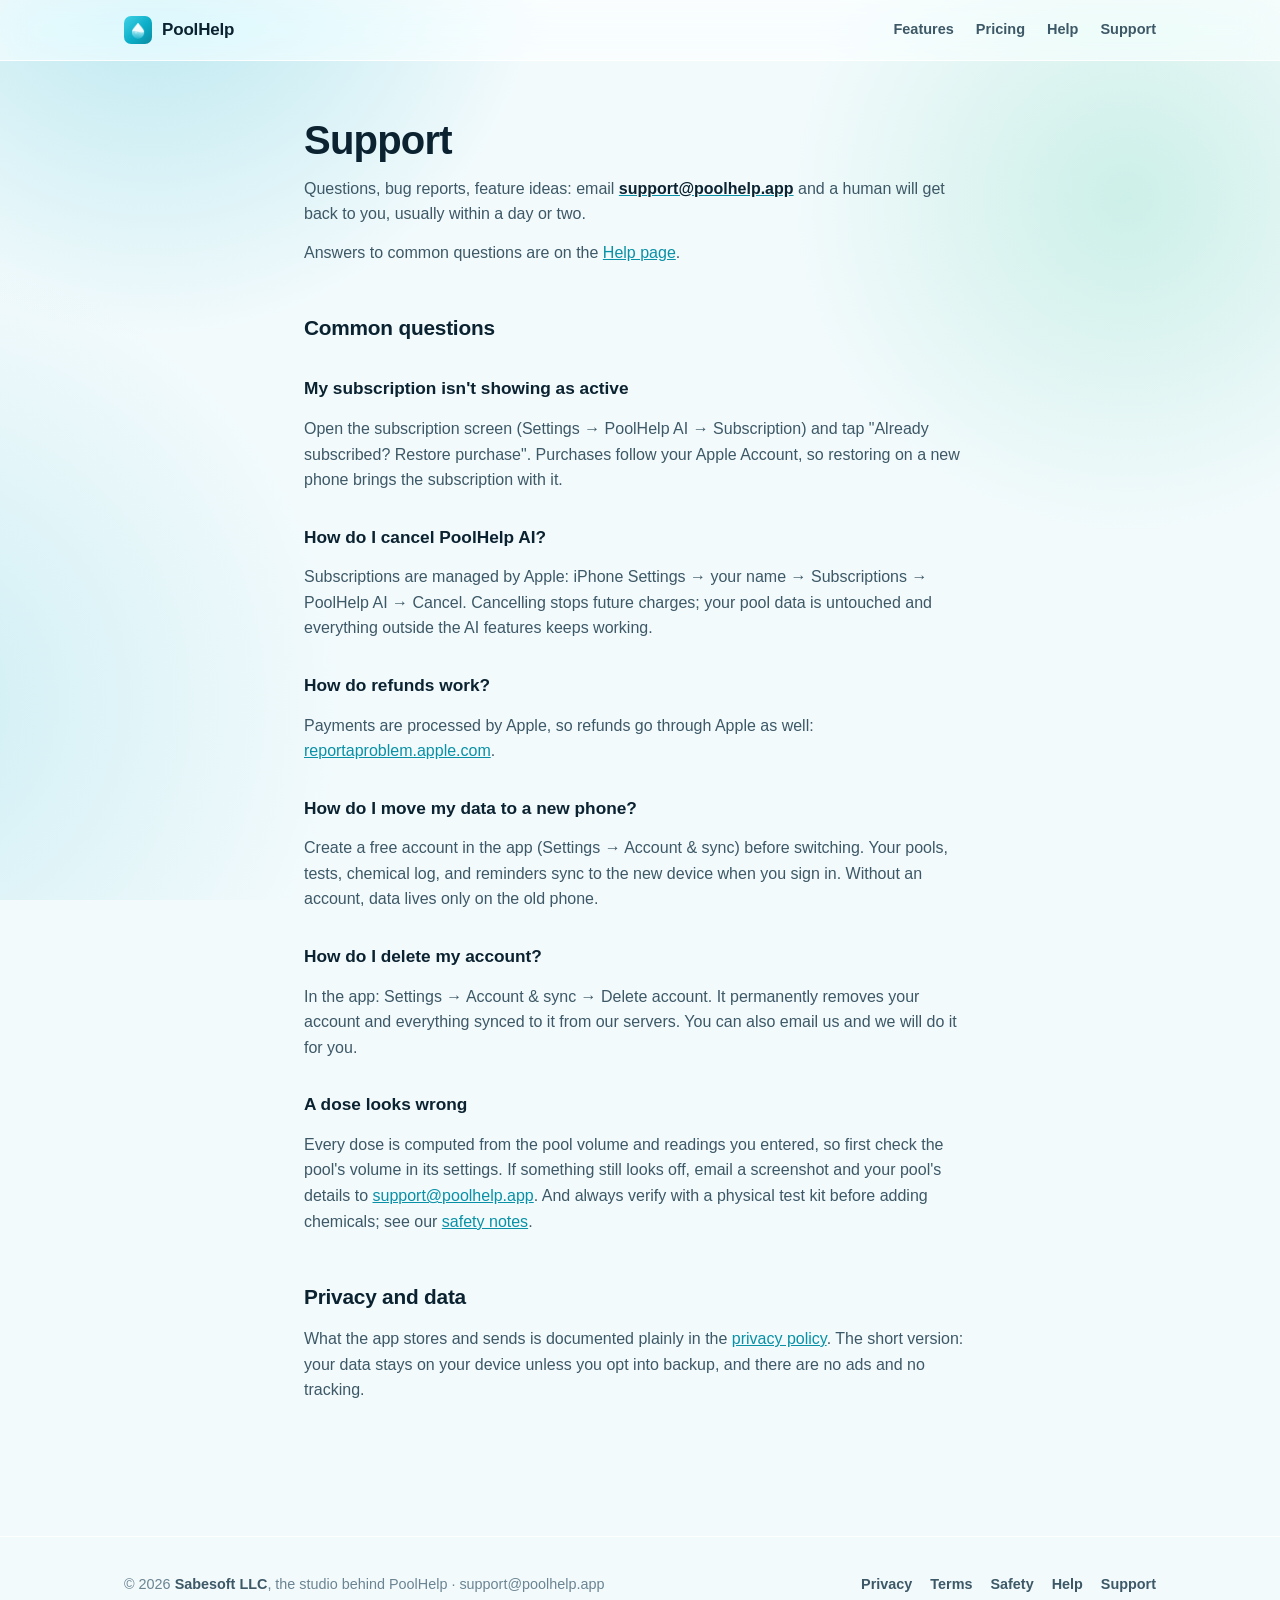
<file: support/index.html>
<!DOCTYPE html>
<html lang="en">
<head>
<meta charset="utf-8">
<meta name="viewport" content="width=device-width, initial-scale=1">
<title>Support — PoolHelp</title>
<meta name="description" content="Get help with PoolHelp: contact, common questions, and account or subscription help.">
<link rel="stylesheet" href="/assets/style.css">
<link rel="icon" href="/assets/img/favicon.png">
<link rel="apple-touch-icon" href="/assets/img/apple-touch-icon.png">
<link rel="canonical" href="https://poolhelp.app/support/">
</head>
<body>
<div class="water" aria-hidden="true"></div>
<header class="site">
  <div class="wrap">
    <a class="brand" href="/"><img src="/assets/img/favicon.png" alt="" width="28" height="28">PoolHelp</a>
    <nav class="top" aria-label="Site">
      <a href="/#features" class="hide-sm">Features</a>
      <a href="/#pricing" class="hide-sm">Pricing</a>
      <a href="/help/">Help</a>
      <a href="/support/">Support</a>
    </nav>
  </div>
</header>
<main><article class="doc">
<h1>Support</h1>
<p>Questions, bug reports, feature ideas: email <a href="mailto:support@poolhelp.app"><strong>support@poolhelp.app</strong></a> and a human will get back to you, usually within a day or two.</p>
<p>Answers to common questions are on the <a href="/help/">Help page</a>.</p>

<h2>Common questions</h2>

<h3>My subscription isn't showing as active</h3>
<p>Open the subscription screen (Settings → PoolHelp AI → Subscription) and tap "Already subscribed? Restore purchase". Purchases follow your Apple Account, so restoring on a new phone brings the subscription with it.</p>

<h3>How do I cancel PoolHelp AI?</h3>
<p>Subscriptions are managed by Apple: iPhone Settings → your name → Subscriptions → PoolHelp AI → Cancel. Cancelling stops future charges; your pool data is untouched and everything outside the AI features keeps working.</p>

<h3>How do refunds work?</h3>
<p>Payments are processed by Apple, so refunds go through Apple as well: <a href="https://reportaproblem.apple.com" rel="noopener">reportaproblem.apple.com</a>.</p>

<h3>How do I move my data to a new phone?</h3>
<p>Create a free account in the app (Settings → Account &amp; sync) before switching. Your pools, tests, chemical log, and reminders sync to the new device when you sign in. Without an account, data lives only on the old phone.</p>

<h3>How do I delete my account?</h3>
<p>In the app: Settings → Account &amp; sync → Delete account. It permanently removes your account and everything synced to it from our servers. You can also email us and we will do it for you.</p>

<h3>A dose looks wrong</h3>
<p>Every dose is computed from the pool volume and readings you entered, so first check the pool's volume in its settings. If something still looks off, email a screenshot and your pool's details to <a href="mailto:support@poolhelp.app">support@poolhelp.app</a>. And always verify with a physical test kit before adding chemicals; see our <a href="/safety/">safety notes</a>.</p>

<h2>Privacy and data</h2>
<p>What the app stores and sends is documented plainly in the <a href="/privacy/">privacy policy</a>. The short version: your data stays on your device unless you opt into backup, and there are no ads and no tracking.</p>
</article></main>
<footer class="site">
  <div class="wrap">
    <span>© 2026 <a href="https://sabesoft.co" rel="noopener">Sabesoft LLC</a>, the studio behind PoolHelp · support@poolhelp.app</span>
    <nav aria-label="Legal">
      <a href="/privacy/">Privacy</a>
      <a href="/terms/">Terms</a>
      <a href="/safety/">Safety</a>
      <a href="/help/">Help</a>
      <a href="/support/">Support</a>
    </nav>
  </div>
</footer>
</body>
</html>
</file>
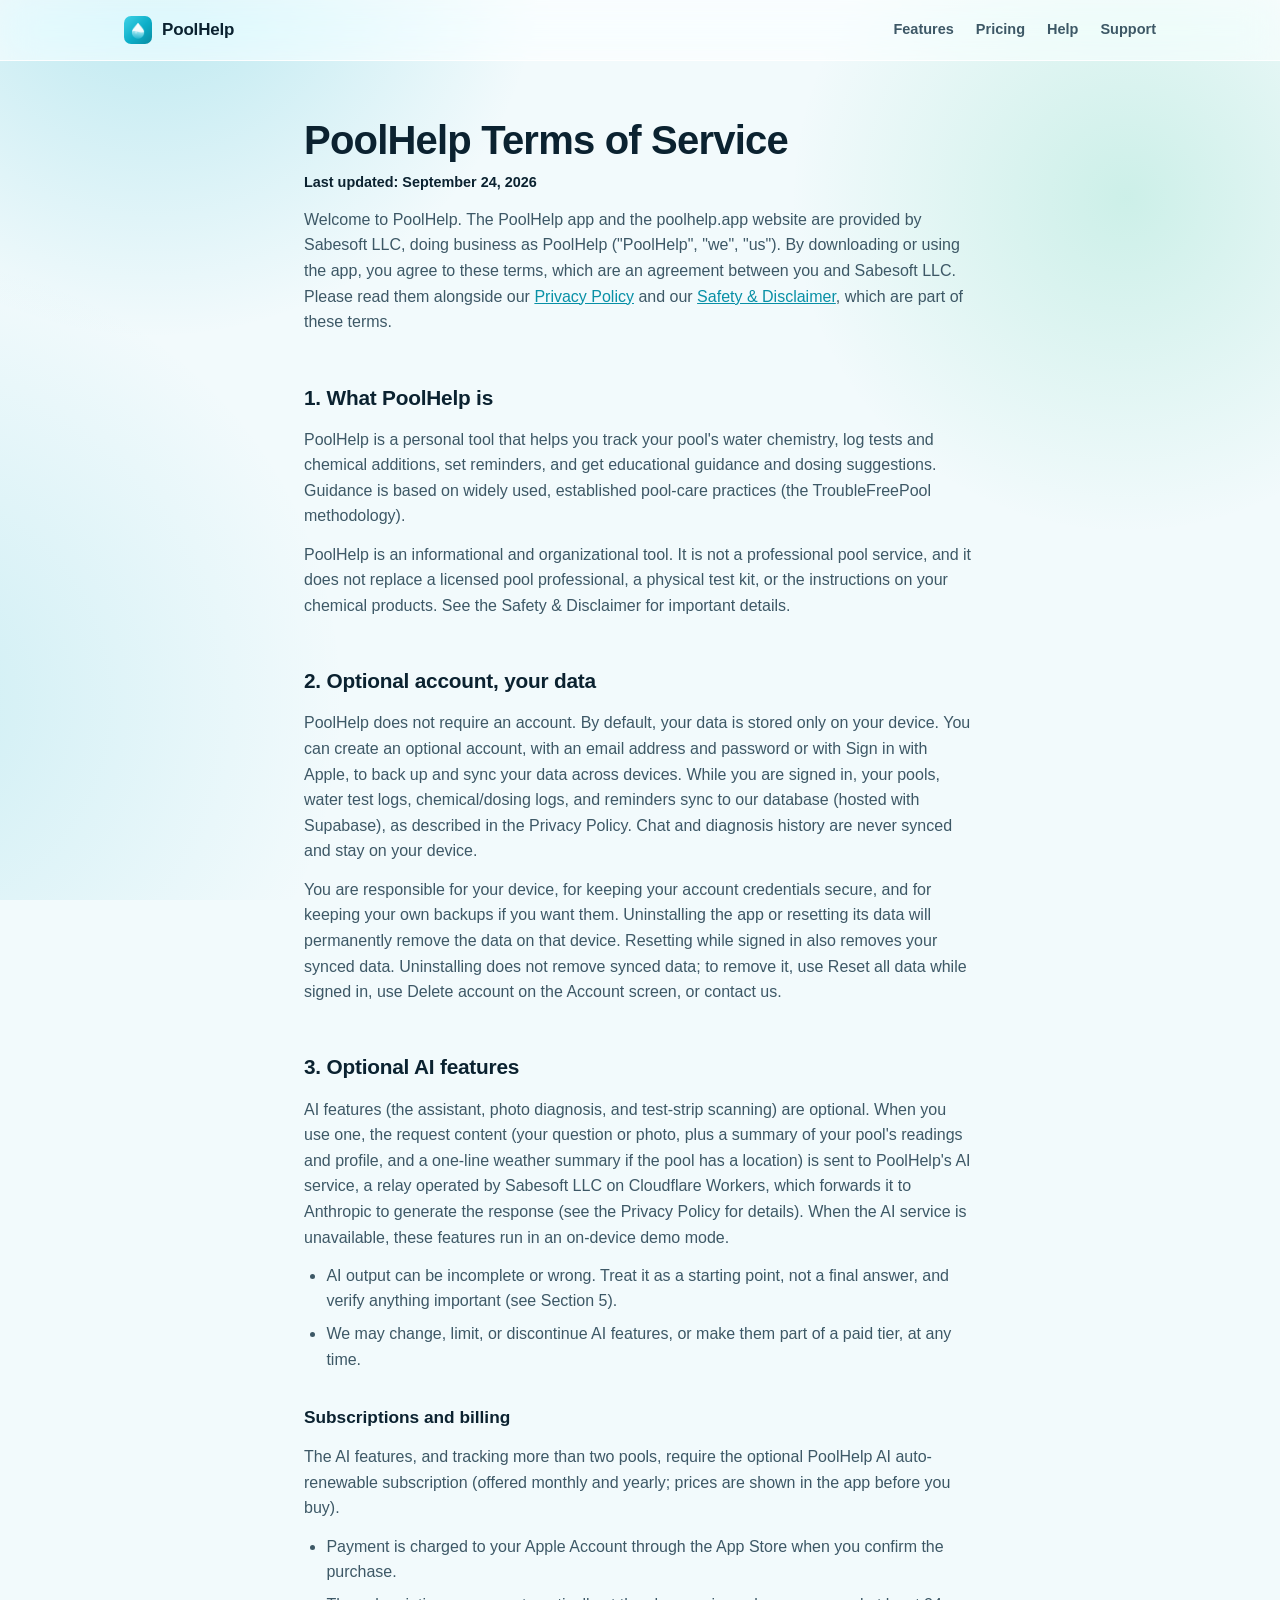
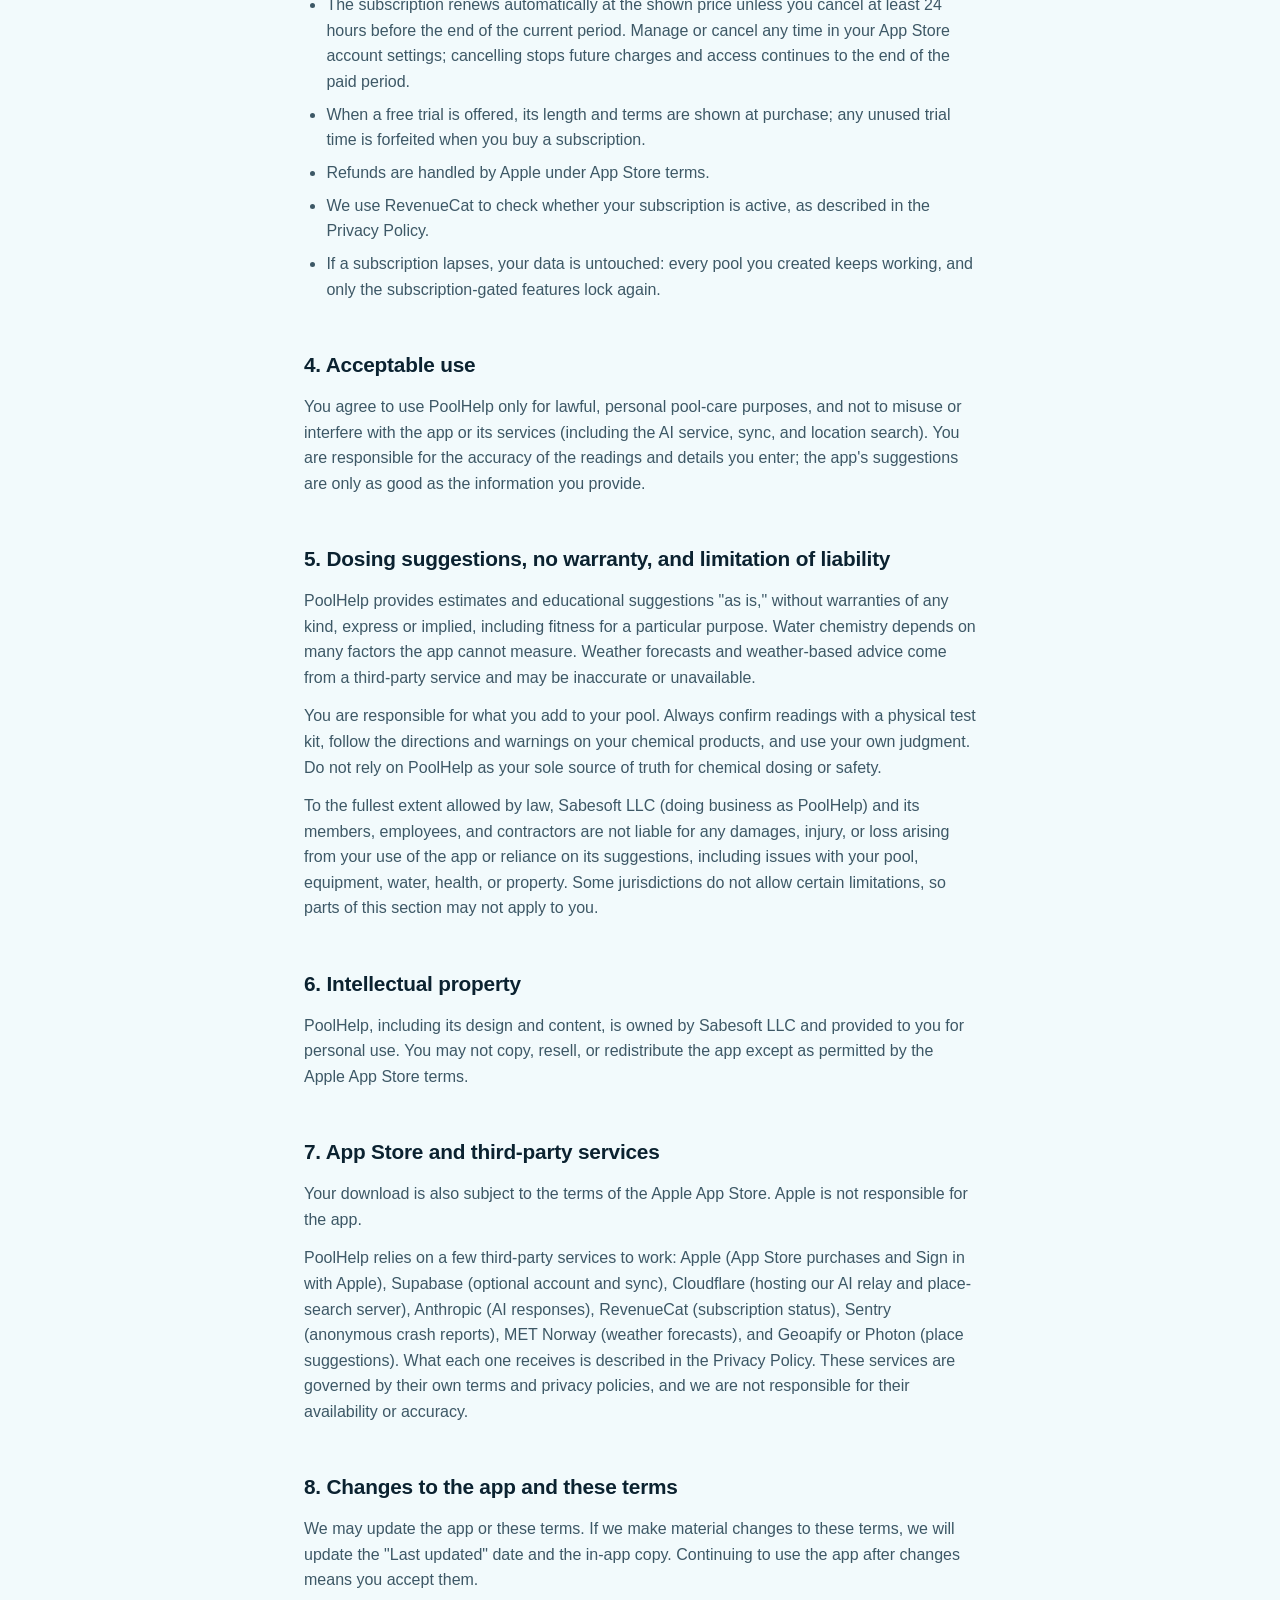
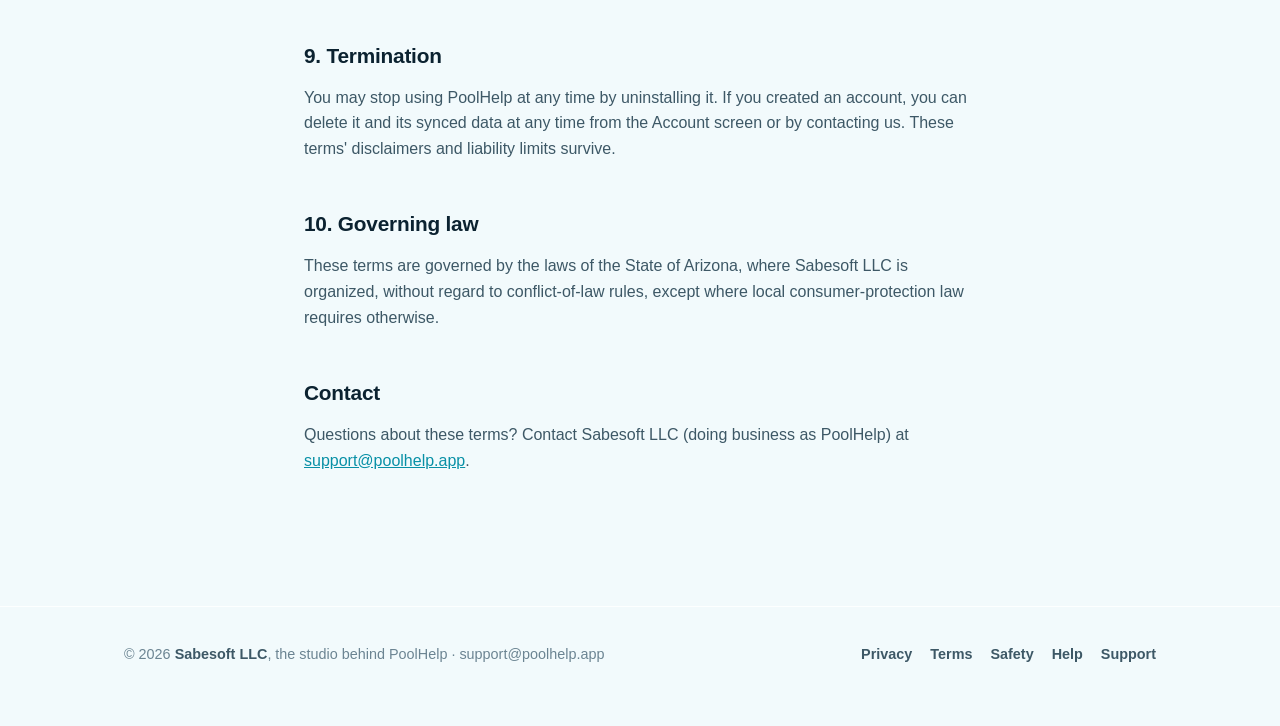
<file: terms/index.html>
<!DOCTYPE html>
<html lang="en">
<head>
<meta charset="utf-8">
<meta name="viewport" content="width=device-width, initial-scale=1">
<title>Terms of Service — PoolHelp</title>
<meta name="description" content="PoolHelp Terms of Service.">
<link rel="stylesheet" href="/assets/style.css">
<link rel="icon" href="/assets/img/favicon.png">
<link rel="apple-touch-icon" href="/assets/img/apple-touch-icon.png">
<link rel="canonical" href="https://poolhelp.app/terms/">
<meta name="robots" content="index,follow">
</head>
<body>
<div class="water" aria-hidden="true"></div>
<header class="site">
  <div class="wrap">
    <a class="brand" href="/"><img src="/assets/img/favicon.png" alt="" width="28" height="28">PoolHelp</a>
    <nav class="top" aria-label="Site">
      <a href="/#features" class="hide-sm">Features</a>
      <a href="/#pricing" class="hide-sm">Pricing</a>
      <a href="/help/">Help</a>
      <a href="/support/">Support</a>
    </nav>
  </div>
</header>
<main><article class="doc">
<h1>PoolHelp Terms of Service</h1>
<p class="updated"><strong>Last updated: September 24, 2026</strong></p>
<p>Welcome to PoolHelp. The PoolHelp app and the poolhelp.app website are provided by Sabesoft LLC, doing business as PoolHelp ("PoolHelp", "we", "us"). By downloading or using the app, you agree to these terms, which are an agreement between you and Sabesoft LLC. Please read them alongside our <a href="/privacy/">Privacy Policy</a> and our <a href="/safety/">Safety &amp; Disclaimer</a>, which are part of these terms.</p>
<h2>1. What PoolHelp is</h2>
<p>PoolHelp is a personal tool that helps you track your pool's water chemistry, log tests and chemical additions, set reminders, and get educational guidance and dosing suggestions. Guidance is based on widely used, established pool-care practices (the TroubleFreePool methodology).</p>
<p>PoolHelp is an informational and organizational tool. It is not a professional pool service, and it does not replace a licensed pool professional, a physical test kit, or the instructions on your chemical products. See the Safety &amp; Disclaimer for important details.</p>
<h2>2. Optional account, your data</h2>
<p>PoolHelp does not require an account. By default, your data is stored only on your device. You can create an optional account, with an email address and password or with Sign in with Apple, to back up and sync your data across devices. While you are signed in, your pools, water test logs, chemical/dosing logs, and reminders sync to our database (hosted with Supabase), as described in the Privacy Policy. Chat and diagnosis history are never synced and stay on your device.</p>
<p>You are responsible for your device, for keeping your account credentials secure, and for keeping your own backups if you want them. Uninstalling the app or resetting its data will permanently remove the data on that device. Resetting while signed in also removes your synced data. Uninstalling does not remove synced data; to remove it, use Reset all data while signed in, use Delete account on the Account screen, or contact us.</p>
<h2>3. Optional AI features</h2>
<p>AI features (the assistant, photo diagnosis, and test-strip scanning) are optional. When you use one, the request content (your question or photo, plus a summary of your pool's readings and profile, and a one-line weather summary if the pool has a location) is sent to PoolHelp's AI service, a relay operated by Sabesoft LLC on Cloudflare Workers, which forwards it to Anthropic to generate the response (see the Privacy Policy for details). When the AI service is unavailable, these features run in an on-device demo mode.</p>
<ul>
<li>AI output can be incomplete or wrong. Treat it as a starting point, not a final answer, and verify anything important (see Section 5).</li>
<li>We may change, limit, or discontinue AI features, or make them part of a paid tier, at any time.</li>
</ul>
<h3>Subscriptions and billing</h3>
<p>The AI features, and tracking more than two pools, require the optional PoolHelp AI auto-renewable subscription (offered monthly and yearly; prices are shown in the app before you buy).</p>
<ul>
<li>Payment is charged to your Apple Account through the App Store when you confirm the purchase.</li>
<li>The subscription renews automatically at the shown price unless you cancel at least 24 hours before the end of the current period. Manage or cancel any time in your App Store account settings; cancelling stops future charges and access continues to the end of the paid period.</li>
<li>When a free trial is offered, its length and terms are shown at purchase; any unused trial time is forfeited when you buy a subscription.</li>
<li>Refunds are handled by Apple under App Store terms.</li>
<li>We use RevenueCat to check whether your subscription is active, as described in the Privacy Policy.</li>
<li>If a subscription lapses, your data is untouched: every pool you created keeps working, and only the subscription-gated features lock again.</li>
</ul>
<h2>4. Acceptable use</h2>
<p>You agree to use PoolHelp only for lawful, personal pool-care purposes, and not to misuse or interfere with the app or its services (including the AI service, sync, and location search). You are responsible for the accuracy of the readings and details you enter; the app's suggestions are only as good as the information you provide.</p>
<h2>5. Dosing suggestions, no warranty, and limitation of liability</h2>
<p>PoolHelp provides estimates and educational suggestions "as is," without warranties of any kind, express or implied, including fitness for a particular purpose. Water chemistry depends on many factors the app cannot measure. Weather forecasts and weather-based advice come from a third-party service and may be inaccurate or unavailable.</p>
<p>You are responsible for what you add to your pool. Always confirm readings with a physical test kit, follow the directions and warnings on your chemical products, and use your own judgment. Do not rely on PoolHelp as your sole source of truth for chemical dosing or safety.</p>
<p>To the fullest extent allowed by law, Sabesoft LLC (doing business as PoolHelp) and its members, employees, and contractors are not liable for any damages, injury, or loss arising from your use of the app or reliance on its suggestions, including issues with your pool, equipment, water, health, or property. Some jurisdictions do not allow certain limitations, so parts of this section may not apply to you.</p>
<h2>6. Intellectual property</h2>
<p>PoolHelp, including its design and content, is owned by Sabesoft LLC and provided to you for personal use. You may not copy, resell, or redistribute the app except as permitted by the Apple App Store terms.</p>
<h2>7. App Store and third-party services</h2>
<p>Your download is also subject to the terms of the Apple App Store. Apple is not responsible for the app.</p>
<p>PoolHelp relies on a few third-party services to work: Apple (App Store purchases and Sign in with Apple), Supabase (optional account and sync), Cloudflare (hosting our AI relay and place-search server), Anthropic (AI responses), RevenueCat (subscription status), Sentry (anonymous crash reports), MET Norway (weather forecasts), and Geoapify or Photon (place suggestions). What each one receives is described in the Privacy Policy. These services are governed by their own terms and privacy policies, and we are not responsible for their availability or accuracy.</p>
<h2>8. Changes to the app and these terms</h2>
<p>We may update the app or these terms. If we make material changes to these terms, we will update the "Last updated" date and the in-app copy. Continuing to use the app after changes means you accept them.</p>
<h2>9. Termination</h2>
<p>You may stop using PoolHelp at any time by uninstalling it. If you created an account, you can delete it and its synced data at any time from the Account screen or by contacting us. These terms' disclaimers and liability limits survive.</p>
<h2>10. Governing law</h2>
<p>These terms are governed by the laws of the State of Arizona, where Sabesoft LLC is organized, without regard to conflict-of-law rules, except where local consumer-protection law requires otherwise.</p>
<h2>Contact</h2>
<p>Questions about these terms? Contact Sabesoft LLC (doing business as PoolHelp) at <a href="mailto:support@poolhelp.app">support@poolhelp.app</a>.</p>
</article></main>
<footer class="site">
  <div class="wrap">
    <span>© 2026 <a href="https://sabesoft.co" rel="noopener">Sabesoft LLC</a>, the studio behind PoolHelp · support@poolhelp.app</span>
    <nav aria-label="Legal">
      <a href="/privacy/">Privacy</a>
      <a href="/terms/">Terms</a>
      <a href="/safety/">Safety</a>
      <a href="/help/">Help</a>
      <a href="/support/">Support</a>
    </nav>
  </div>
</footer>
</body>
</html>
</file>
<file: assets/style.css>
/* PoolHelp — liquid glass over water.
   Tokens first; both themes restyle through them only. */

:root {
  --ink: #0b2230;
  --ink-2: #3d5866;
  --ink-3: #6b8492;
  --ground: #f2fafc;
  --ground-2: #e6f4f8;
  --aqua: #0dafc9;
  --aqua-deep: #0890a6;
  --mint: #22c08f;
  --glass: rgba(255, 255, 255, 0.58);
  --glass-stroke: rgba(255, 255, 255, 0.85);
  --card: rgba(255, 255, 255, 0.72);
  --shadow: 0 10px 30px rgba(11, 34, 48, 0.10);
  --radius: 22px;
}
@media (prefers-color-scheme: dark) {
  :root {
    --ink: #eaf6fa;
    --ink-2: #b9d2dc;
    --ink-3: #86a4b1;
    --ground: #081820;
    --ground-2: #0c2230;
    --aqua: #26c6de;
    --aqua-deep: #58d4e6;
    --mint: #2fd39f;
    --glass: rgba(24, 48, 62, 0.55);
    --glass-stroke: rgba(150, 205, 225, 0.22);
    --card: rgba(19, 42, 55, 0.72);
    --shadow: 0 10px 30px rgba(0, 0, 0, 0.35);
  }
}

* { box-sizing: border-box; margin: 0; padding: 0; }
html { scroll-behavior: smooth; }
@media (prefers-reduced-motion: reduce) {
  html { scroll-behavior: auto; }
  *, *::before, *::after { animation: none !important; transition: none !important; }
}

body {
  font-family: -apple-system, BlinkMacSystemFont, "SF Pro Text", "Segoe UI", Roboto, Helvetica, Arial, sans-serif;
  color: var(--ink);
  background: var(--ground);
  line-height: 1.6;
  overflow-x: hidden;
}

/* Slow pools of colour behind the glass — same trick as the app's backdrop. */
.water {
  position: fixed; inset: 0; z-index: -1; pointer-events: none;
  background:
    radial-gradient(560px 560px at 12% -6%, color-mix(in srgb, var(--aqua) 26%, transparent), transparent 70%),
    radial-gradient(480px 480px at 88% 22%, color-mix(in srgb, var(--mint) 18%, transparent), transparent 70%),
    radial-gradient(640px 640px at -8% 78%, color-mix(in srgb, var(--aqua) 16%, transparent), transparent 70%),
    var(--ground);
}

.wrap { max-width: 1080px; margin: 0 auto; padding: 0 24px; }

/* ── Nav ── */
header.site {
  position: sticky; top: 0; z-index: 10;
  backdrop-filter: blur(18px) saturate(160%);
  -webkit-backdrop-filter: blur(18px) saturate(160%);
  background: var(--glass);
  border-bottom: 1px solid var(--glass-stroke);
}
header.site .wrap { display: flex; align-items: center; gap: 14px; height: 60px; }
.brand { display: flex; align-items: center; gap: 10px; font-weight: 800; font-size: 17px; color: var(--ink); text-decoration: none; letter-spacing: -0.01em; }
.brand img { width: 28px; height: 28px; border-radius: 7px; }
nav.top { margin-left: auto; display: flex; gap: 22px; }
nav.top a { color: var(--ink-2); text-decoration: none; font-size: 14.5px; font-weight: 600; }
nav.top a:hover, nav.top a:focus-visible { color: var(--aqua-deep); }
@media (max-width: 640px) { nav.top a.hide-sm { display: none; } }

/* ── Hero ── */
.hero { padding: 72px 0 30px; display: grid; grid-template-columns: 1.15fr 0.85fr; gap: 40px; align-items: center; }
@media (max-width: 820px) { .hero { grid-template-columns: 1fr; padding-top: 48px; } }
.hero h1 {
  font-size: clamp(2.4rem, 5.4vw, 3.6rem);
  line-height: 1.05; letter-spacing: -0.03em; font-weight: 800;
  text-wrap: balance;
}
.hero h1 em { font-style: normal; color: var(--aqua-deep); }
.hero .lede { margin-top: 18px; font-size: 1.16rem; color: var(--ink-2); max-width: 34rem; }
.cta-row { margin-top: 28px; display: flex; align-items: center; gap: 16px; flex-wrap: wrap; }
.store-badge {
  display: inline-flex; align-items: center; gap: 10px;
  background: var(--ink); color: var(--ground);
  padding: 12px 22px; border-radius: 14px; text-decoration: none;
  font-weight: 700; font-size: 1rem; letter-spacing: -0.01em;
  box-shadow: var(--shadow);
}
@media (prefers-color-scheme: dark) { .store-badge { background: #eaf6fa; color: #081820; } }
.store-badge svg { width: 20px; height: 20px; }
.soon { font-size: 0.85rem; color: var(--ink-3); font-weight: 600; }
.phone { justify-self: center; position: relative; padding: 26px 10px; }
/* soft water glow behind the device */
.phone::before {
  content: ""; position: absolute; inset: -8% -14%;
  background: radial-gradient(closest-side, color-mix(in srgb, var(--aqua) 34%, transparent), transparent 72%);
  filter: blur(6px); z-index: -1;
}
.phone img {
  width: min(292px, 68vw); height: auto; border-radius: 38px; display: block;
  border: 1px solid var(--glass-stroke);
  box-shadow:
    0 30px 70px rgba(11, 34, 48, 0.28),
    0 4px 14px rgba(11, 34, 48, 0.12);
  transform: rotate(2deg);
  animation: bob 7s ease-in-out infinite alternate;
}
@keyframes bob { from { transform: rotate(2deg) translateY(0); } to { transform: rotate(2deg) translateY(-10px); } }

/* ── Sections ── */
section { padding: 56px 0; }
.kicker { text-transform: uppercase; letter-spacing: 0.12em; font-size: 0.78rem; font-weight: 800; color: var(--aqua-deep); }
h2.sec { font-size: clamp(1.7rem, 3.4vw, 2.3rem); letter-spacing: -0.02em; font-weight: 800; margin-top: 6px; text-wrap: balance; }
.sec-sub { color: var(--ink-2); margin-top: 10px; max-width: 40rem; }

.grid { margin-top: 34px; display: grid; grid-template-columns: repeat(3, 1fr); gap: 18px; }
@media (max-width: 900px) { .grid { grid-template-columns: repeat(2, 1fr); } }
@media (max-width: 560px) { .grid { grid-template-columns: 1fr; } }
.tile {
  background: var(--card);
  border: 1px solid var(--glass-stroke);
  border-radius: var(--radius);
  padding: 22px;
  backdrop-filter: blur(10px);
  -webkit-backdrop-filter: blur(10px);
  box-shadow: var(--shadow);
}
.tile h3 { font-size: 1.06rem; letter-spacing: -0.01em; margin-bottom: 6px; }
.tile p { font-size: 0.95rem; color: var(--ink-2); }
.tile .ico { width: 40px; height: 40px; border-radius: 12px; display: grid; place-items: center; margin-bottom: 14px;
  background: color-mix(in srgb, var(--aqua) 14%, transparent); color: var(--aqua-deep); font-size: 20px; }

/* screenshots band */
.shots { display: flex; gap: 18px; overflow-x: auto; padding: 30px 4px 14px; scroll-snap-type: x mandatory; }
.shots img {
  width: 226px; height: auto; border-radius: 26px; scroll-snap-align: center; flex: none;
  border: 1px solid var(--glass-stroke); box-shadow: var(--shadow);
  transition: transform 0.25s ease;
}
.shots img:hover { transform: translateY(-6px); }

/* pricing */
.plans { margin-top: 34px; display: grid; grid-template-columns: 1fr 1fr; gap: 18px; }
@media (max-width: 720px) { .plans { grid-template-columns: 1fr; } }
.plan { background: var(--card); border: 1px solid var(--glass-stroke); border-radius: var(--radius); padding: 28px; backdrop-filter: blur(10px); -webkit-backdrop-filter: blur(10px); box-shadow: var(--shadow); }
.plan.ai { border: 2px solid var(--aqua); position: relative; }
.plan .name { font-weight: 800; font-size: 1.2rem; letter-spacing: -0.01em; }
.plan .price { margin: 10px 0 2px; font-size: 2rem; font-weight: 800; letter-spacing: -0.02em; color: var(--aqua-deep); }
.plan .price small { font-size: 0.95rem; color: var(--ink-3); font-weight: 600; }
.plan ul { list-style: none; margin-top: 16px; display: grid; gap: 9px; }
.plan li { padding-left: 26px; position: relative; font-size: 0.97rem; color: var(--ink-2); }
.plan li::before { content: "✓"; position: absolute; left: 0; color: var(--mint); font-weight: 800; }
.badge-best { position: absolute; top: -12px; right: 20px; background: var(--aqua); color: #fff; font-size: 0.75rem; font-weight: 800; padding: 4px 12px; border-radius: 999px; }
.fineprint { margin-top: 16px; font-size: 0.8rem; color: var(--ink-3); }
.fineprint a { color: inherit; }

/* FAQ */
details { background: var(--card); border: 1px solid var(--glass-stroke); border-radius: 16px; padding: 16px 20px; margin-top: 12px; }
details summary { cursor: pointer; font-weight: 700; font-size: 1rem; }
details p { margin-top: 10px; color: var(--ink-2); font-size: 0.96rem; }
details a { color: var(--aqua-deep); }

/* ── Article pages (legal, support) ── */
article.doc { max-width: 720px; margin: 0 auto; padding: 56px 24px 80px; }
article.doc h1 { font-size: clamp(1.9rem, 4vw, 2.5rem); letter-spacing: -0.02em; line-height: 1.15; }
article.doc h2 { font-size: 1.3rem; letter-spacing: -0.01em; margin: 2.2em 0 0.6em; }
article.doc h3 { font-size: 1.08rem; margin: 1.8em 0 0.5em; }
article.doc p { margin: 0.8em 0; color: var(--ink-2); }
article.doc li { margin: 0.45em 0 0.45em 1.4em; color: var(--ink-2); }
article.doc strong { color: var(--ink); }
article.doc a { color: var(--aqua-deep); }
article.doc .updated { color: var(--ink-3); font-size: 0.9rem; margin-top: 8px; }

/* footer */
footer.site { border-top: 1px solid var(--glass-stroke); padding: 36px 0 60px; margin-top: 40px; }
footer.site .wrap { display: flex; flex-wrap: wrap; gap: 18px; align-items: center; color: var(--ink-3); font-size: 0.9rem; }
footer.site nav { display: flex; gap: 18px; flex-wrap: wrap; margin-left: auto; }
footer.site a { color: var(--ink-2); text-decoration: none; font-weight: 600; }
footer.site a:hover { color: var(--aqua-deep); }

:focus-visible { outline: 2px solid var(--aqua); outline-offset: 2px; border-radius: 4px; }
</file>
